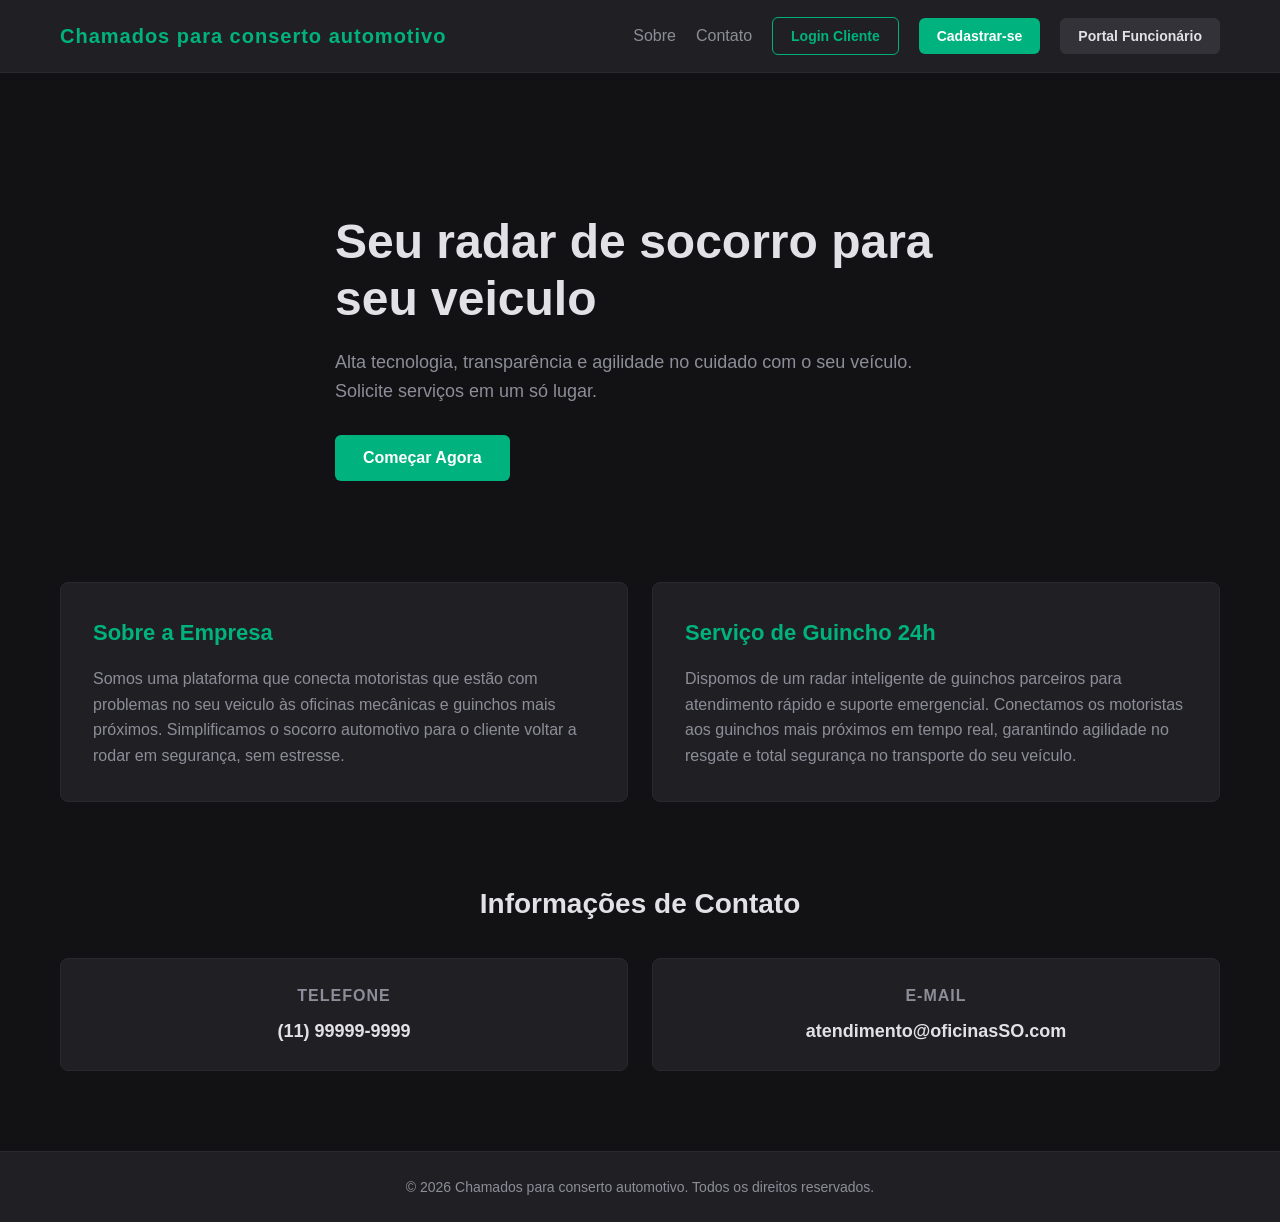
<file: index.html>
<!DOCTYPE html>
<html lang="pt-br">

<head>
    <meta charset="UTF-8">
    <meta name="viewport" content="width=device-width, initial-scale=1.0">
    <title>Chamados para conserto automotivo</title>
    <link rel="stylesheet" href="assets/css/index.css">
</head>

<body>

    <header class="navbar">
        <div class="container nav-container">
            <div class="logo"><span>Chamados para conserto automotivo</span></div>
            <nav class="nav-links">
                <a href="#sobre">Sobre</a>
                <a href="#contato">Contato</a>
                <button onclick="redirecionar('login-cliente')" class="btn btn-outline">Login Cliente</button>
                <button onclick="redirecionar('cadastro-cliente')" class="btn btn-primary">Cadastrar-se</button>
                <button onclick="redirecionar('login-funcionario')" class="btn btn-accent">Portal Funcionário</button>
            </nav>
        </div>
    </header>

    <section class="hero">
        <div class="hero-overlay"></div>
        <div class="container hero-content">
            <h1>Seu radar de socorro para seu veiculo</h1>
            <p>Alta tecnologia, transparência e agilidade no cuidado com o seu veículo. Solicite serviços em um só lugar.</p>
            <div class="hero-actions">
                <button onclick="redirecionar('cadastro-cliente')" class="btn btn-lg btn-primary">Começar Agora</button>
            </div>
        </div>
    </section>

    <main class="container">
        <section id="sobre" class="features-grid">
            <div class="feature-card">
                <h2>Sobre a Empresa</h2>
                <p>Somos uma plataforma que conecta motoristas que estão com problemas no seu veiculo às oficinas mecânicas
                 e guinchos mais próximos. Simplificamos o socorro automotivo para o cliente
                  voltar a rodar em segurança, sem estresse.</p>
            </div>
            <div class="feature-card">
                <h2>Serviço de Guincho 24h</h2>
                <p>Dispomos de um radar inteligente de guinchos parceiros para atendimento rápido e suporte emergencial.
                 Conectamos os motoristas aos guinchos mais próximos em tempo real, garantindo agilidade no resgate e total
                 segurança no transporte do seu veículo.</p>
            </div>
        </section>

        <section id="contato" class="contact-section">
            <h2>Informações de Contato</h2>
            <div class="contact-grid">
                <div class="contact-item">
                    <h3>Telefone</h3>
                    <p>(11) 99999-9999</p>
                </div>
                <div class="contact-item">
                    <h3>E-mail</h3>
                    <p>atendimento@oficinasSO.com</p>
                </div>
                
            </div>
        </section>
    </main>

    <footer class="footer">
        <p>&copy; 2026 Chamados para conserto automotivo. Todos os direitos reservados.</p>
    </footer>

    <script src="assets/js/index.js"></script>
</body>

</html>
</file>
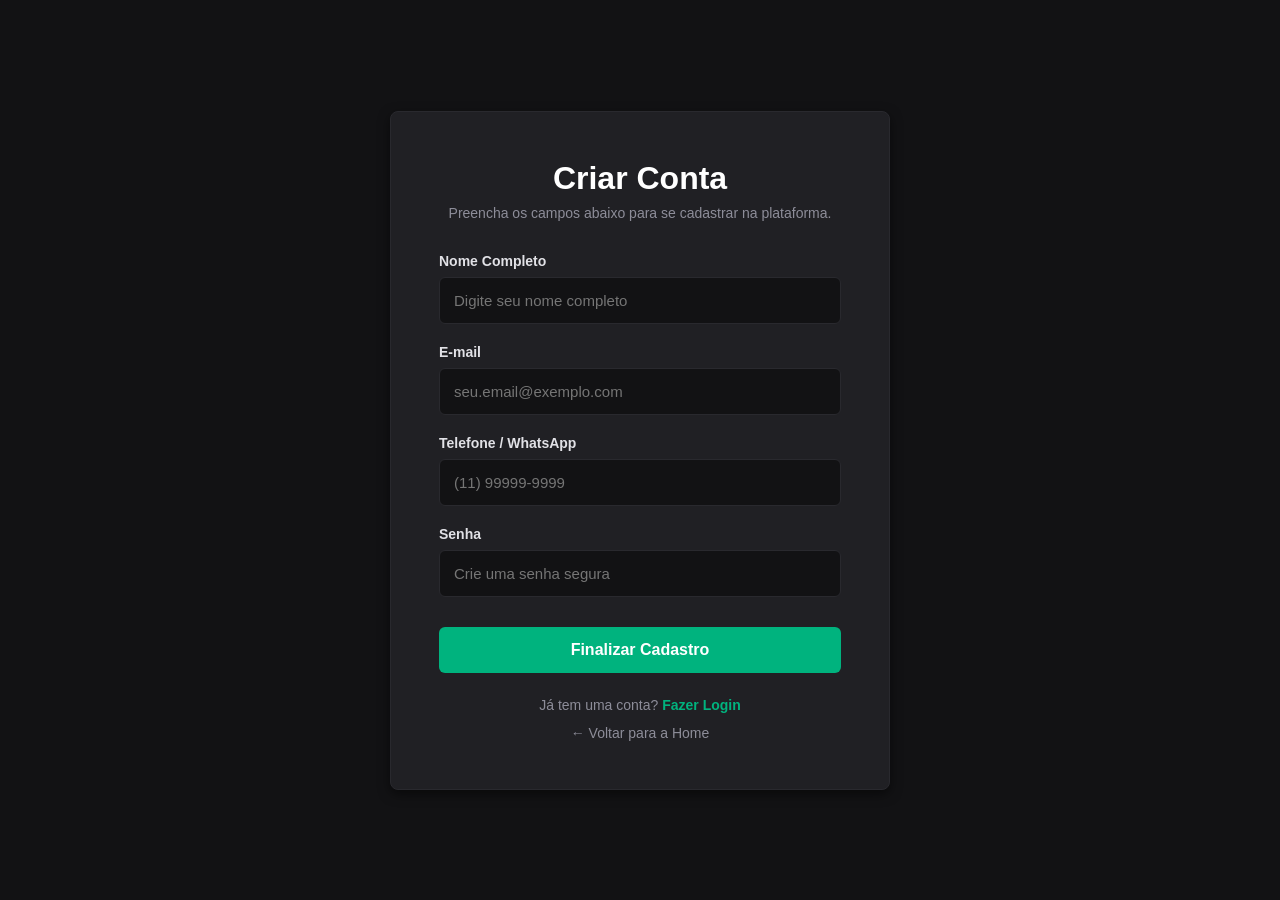
<file: assets/pages/cadastro-cliente.html>
<!DOCTYPE html>
<html lang="pt-br">

<head>
    <meta charset="UTF-8">
    <meta name="viewport" content="width=device-width, initial-scale=1.0">
    <title>Cadastro de Cliente - Oficina</title>
    <link rel="stylesheet" href="../css/cadastro-cliente.css">
</head>

<body>

    <div class="auth-container">
        <div class="auth-card">
            <div class="auth-header">
                <h2>Criar Conta</h2>
                <p>Preencha os campos abaixo para se cadastrar na plataforma.</p>
            </div>

            <form id="formCadastroCliente" class="auth-form">
                <div class="form-group">
                    <label for="nome">Nome Completo</label>
                    <input type="text" id="nome" required placeholder="Digite seu nome completo">
                </div>

                <div class="form-group">
                    <label for="email">E-mail</label>
                    <input type="email" id="email" required placeholder="seu.email@exemplo.com">
                </div>

                <div class="form-group">
                    <label for="telefone">Telefone / WhatsApp</label>
                    <input type="tel" id="telefone" required placeholder="(11) 99999-9999">
                </div>

                <div class="form-group">
                    <label for="senha">Senha</label>
                    <input type="password" id="senha" required placeholder="Crie uma senha segura">
                </div>

                <button type="submit" class="btn btn-primary btn-block">Finalizar Cadastro</button>
            </form>

            <div class="auth-footer">
                <p>Já tem uma conta? <a href="login-cliente.html">Fazer Login</a></p>
                <p><a href="../../index.html" class="back-link">← Voltar para a Home</a></p>
            </div>
        </div>
    </div>

    <script src="../js/cadastro-cliente.js"></script>
</body>

</html>
</file>
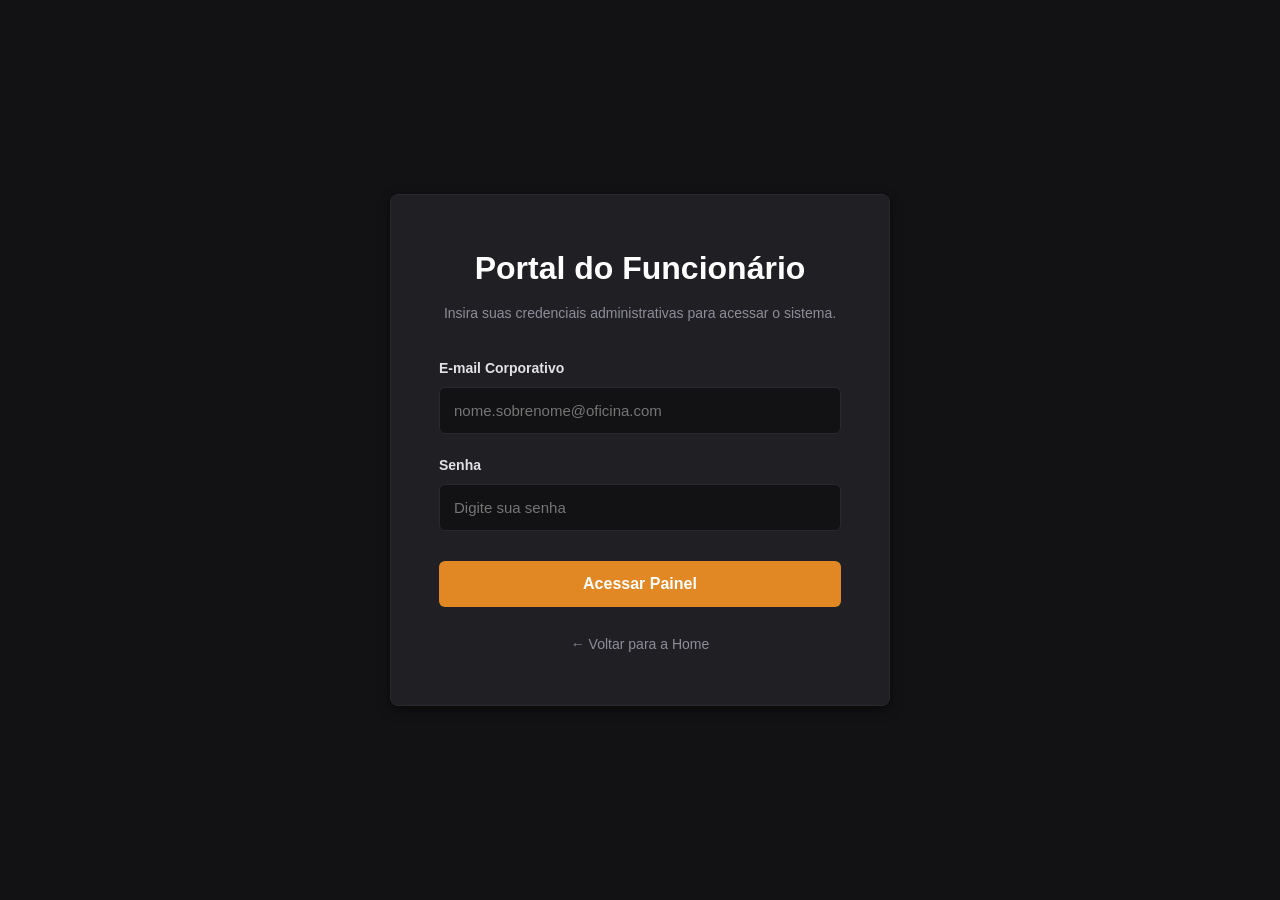
<file: assets/pages/cadastro-funcionario.html>
<!DOCTYPE html>
<html lang="pt-br">

<head>
    <meta charset="UTF-8">
    <meta name="viewport" content="width=device-width, initial-scale=1.0">
    <title>Cadastrar Colaborador - Administração</title>
    <link rel="stylesheet" href="../css/cadastro-funcionario.css">
</head>

<body>

    <div class="auth-container">
        <div class="auth-card">
            <div class="auth-header">
                <h2>Cadastrar Funcionário</h2>
                <p>Adicione um novo membro à equipe da oficina.</p>
            </div>

            <form id="formCadastroFuncionario" class="auth-form">
                <div class="form-group">
                    <label for="nome">Nome Completo</label>
                    <input type="text" id="nome" required placeholder="Digite o nome completo">
                </div>

                <div class="form-group">
                    <label for="email">E-mail Corporativo</label>
                    <input type="email" id="email" required placeholder="exemplo@oficina.com">
                </div>

                <div class="form-group">
                    <label for="cargo">Cargo / Função</label>
                    <select id="cargo" required>
                        <option value="" disabled selected>Selecione uma função</option>
                        <option value="Mecânico">Mecânico</option>
                        <option value="Atendente">Atendente</option>
                        <option value="Administrador">Administrador / Gerente</option>
                    </select>
                </div>

                <div class="form-group">
                    <label for="senha">Senha Inicial</label>
                    <input type="password" id="senha" required placeholder="Crie uma senha temporária">
                </div>

                <button type="submit" class="btn-block">Registrar Funcionário</button>
            </form>

            <div class="auth-footer">
                <p><a href="dashboard-funcionario.html" class="back-link">← Voltar para o Painel</a></p>
            </div>
        </div>
    </div>

    <script src="../js/cadastro-funcionario.js"></script>
</body>

</html>
</file>
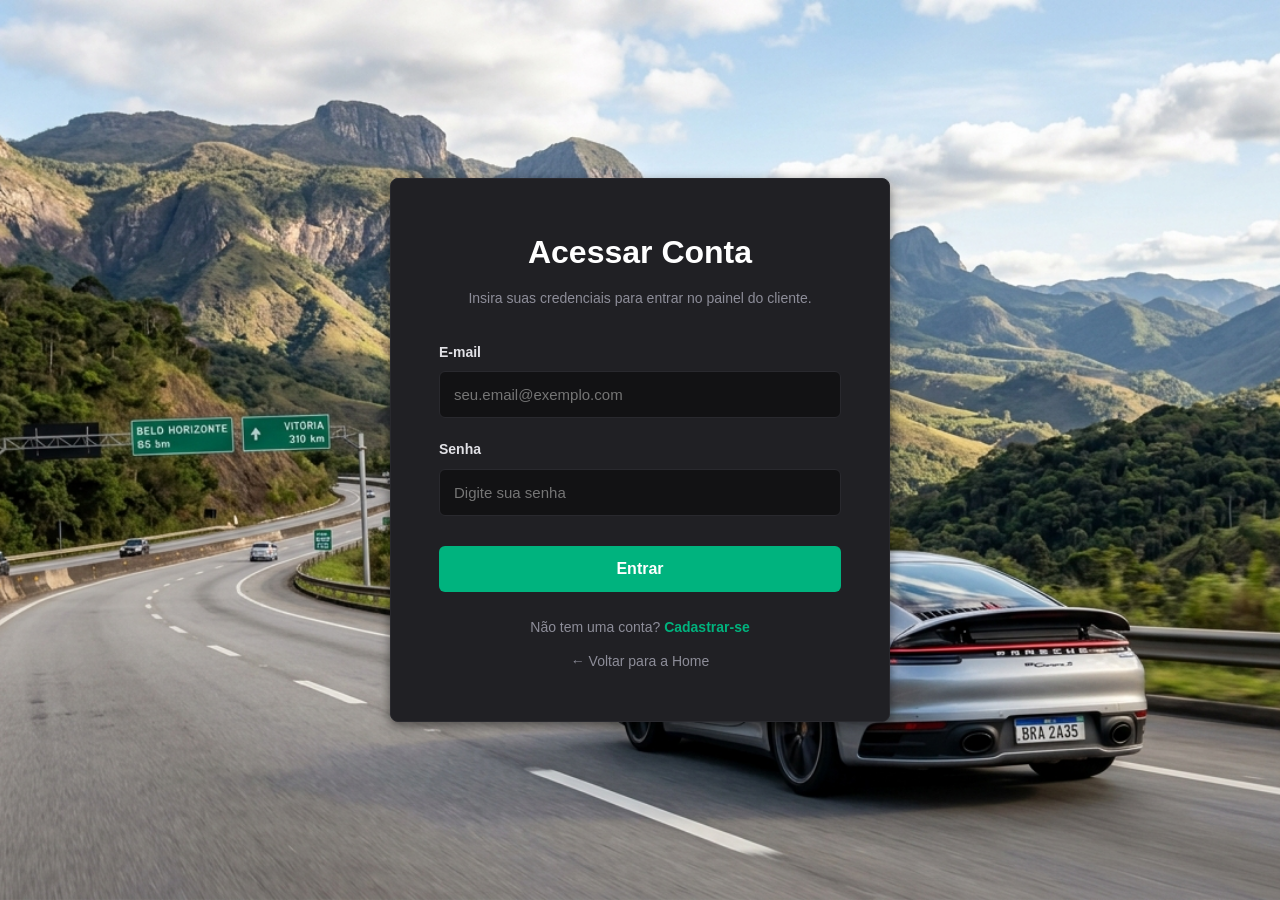
<file: assets/pages/chamados.html>
<!DOCTYPE html>
<html lang="pt-br">

<head>
    <meta charset="UTF-8">
    <meta name="viewport" content="width=device-width, initial-scale=1.0">
    <title>Meus Chamados - Oficina</title>
    <link rel="stylesheet" href="../css/theme.css">
    <link rel="stylesheet" href="../css/veiculos.css">
</head>

<body>

    <nav class="navbar">
        <div class="nav-container">
            <span class="logo">Mecânica<span>PRO</span></span>
            <div class="nav-user">
                <a href="veiculos.html" class="nav-link">Meus Veículos</a>
                <span id="nomeCliente">Carregando...</span>
                <button id="btnSair" class="btn-sair">Sair</button>
            </div>
        </div>
    </nav>

    <main class="main-container">
        <div class="page-header">
            <div>
                <h2>Meus Chamados</h2>
                <p>Acompanhe o status das ordens de serviço dos seus veículos.</p>
            </div>
            <button id="btnAbrirModal" class="btn-primary">+ Abrir Chamado</button>
        </div>

        <div id="gridChamados" class="grid-carros">
            <div class="loading">Buscando seus chamados no sistema...</div>
        </div>
    </main>

    <div id="modalChamado" class="modal-overlay">
        <div class="modal-card">
            <div class="modal-header">
                <h3>Abrir Novo Chamado</h3>
                <button id="btnFecharModal" class="btn-close">&times;</button>
            </div>
            <form id="formAbrirChamado" class="modal-form">
                <div class="form-group">
                    <label for="veiculoSelect">Veículo</label>
                    <select id="veiculoSelect" required>
                        <option value="">Carregando veículos...</option>
                    </select>
                </div>
                <div class="form-group">
                    <label for="titulo">Título do Chamado</label>
                    <input type="text" id="titulo" required placeholder="Ex: Barulho no motor">
                </div>
                <div class="form-group">
                    <label for="descricao">Descrição (opcional)</label>
                    <textarea id="descricao" rows="4" placeholder="Descreva o problema com mais detalhes"></textarea>
                </div>
                <button type="submit" class="btn-block">Abrir Chamado</button>
            </form>
        </div>
    </div>

    <div id="modalEditarChamado" class="modal-overlay">
        <div class="modal-card">
            <div class="modal-header">
                <h3>Editar Chamado</h3>
                <button id="btnFecharModalEditar" class="btn-close">&times;</button>
            </div>
            <form id="formEditarChamado" class="modal-form">
                <input type="hidden" id="editarChamadoId">
                <div class="form-group">
                    <label for="editarTitulo">Título do Chamado</label>
                    <input type="text" id="editarTitulo" required placeholder="Ex: Barulho no motor">
                </div>
                <div class="form-group">
                    <label for="editarDescricao">Descrição (opcional)</label>
                    <textarea id="editarDescricao" rows="4" placeholder="Descreva o problema com mais detalhes"></textarea>
                </div>
                <button type="submit" class="btn-block">Salvar Alterações</button>
            </form>
        </div>
    </div>

    <script src="../js/chamados.js"></script>
</body>

</html>
</file>
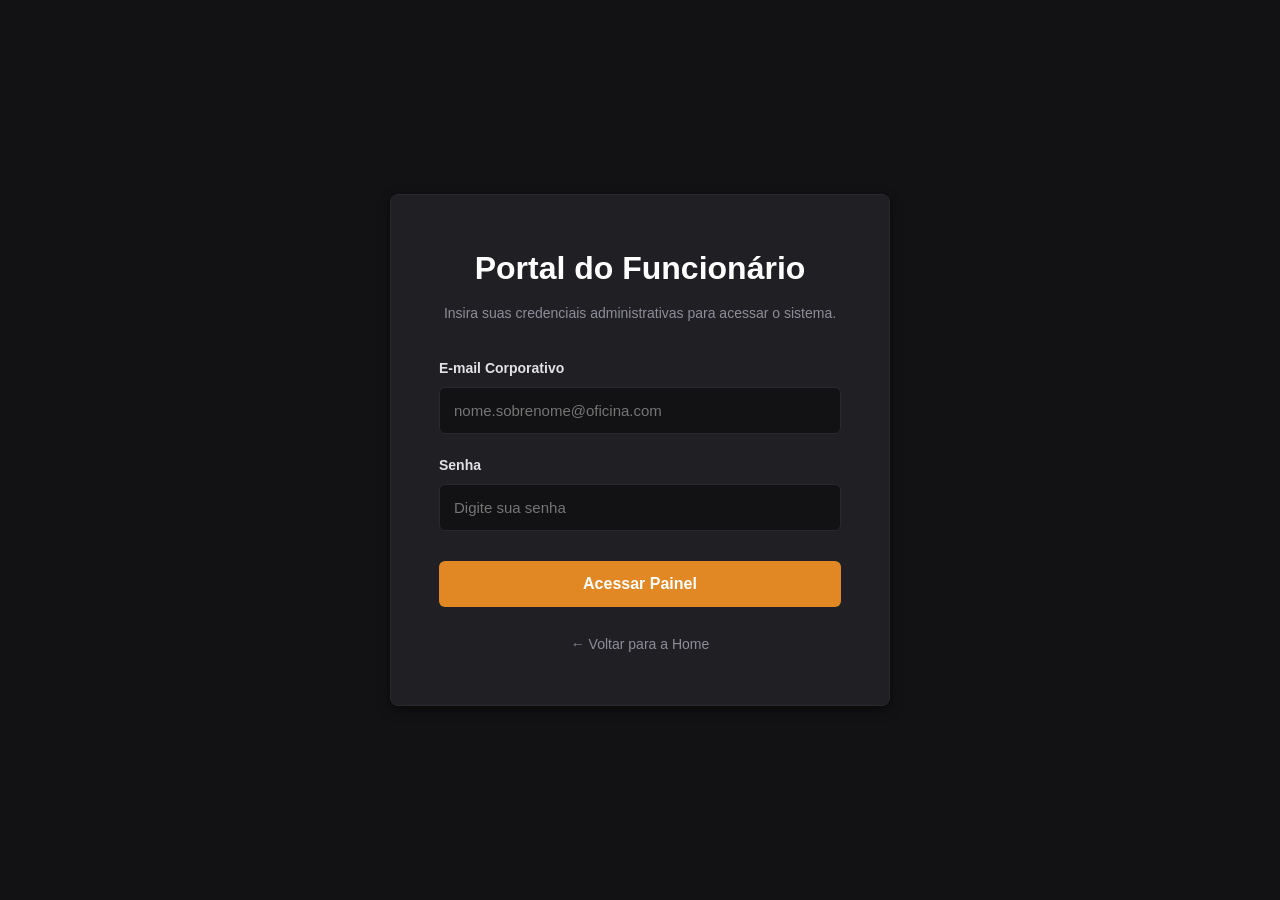
<file: assets/pages/dashboard-funcionario.html>
<!DOCTYPE html>
<html lang="pt-br">

<head>
    <meta charset="UTF-8">
    <meta name="viewport" content="width=device-width, initial-scale=1.0">
    <title>Painel Administrativo - Oficina</title>
    <link rel="stylesheet" href="../css/theme.css">
    <link rel="stylesheet" href="../css/dashboard-funcionario.css">
</head>

<body>

    <nav class="navbar-admin">
        <div class="nav-container">
            <span class="logo">Mecânica<span class="badge-admin">CORP</span></span>
            <div class="nav-links-admin">
                <a href="dashboard-funcionario.html" class="nav-link active">Ordens de Serviço</a>
                <a href="funcionarios.html" id="linkFuncionarios" class="nav-link" style="display: none;">Funcionários</a>
            </div>
            <div class="nav-user">
                <div class="user-info">
                    <span id="nomeFuncionario">Carregando...</span>
                    <small id="cargoFuncionario">Acessando...</small>
                </div>
                <button id="btnSairAdmin" class="btn-sair">Sair do Sistema</button>
            </div>
        </div>
    </nav>

    <main class="main-container">
        <div class="page-header">
            <div>
                <h2>Gerenciamento de Ordens de Serviço</h2>
                <p>Monitore e atualize as ordens de manutenção da oficina em tempo real.</p>
            </div>
            <button id="btnCadastrarFuncionario" class="btn-primary-admin" style="display: none;"
                onclick="window.location.href='cadastro-funcionario.html'">
                + Cadastrar Funcionário
            </button>
        </div>

        <section class="dashboard-content">
            <div class="table-card">
                <h3>Serviços Ativos</h3>
                <div class="responsive-table">
                    <table>
                        <thead>
                            <tr>
                                <th>Ordem de Serviço</th>
                                <th>Cliente</th>
                                <th>Veículo</th>
                                <th>Placa</th>
                                <th>Status</th>
                                <th>Funcionário</th>
                                <th>Ações</th>
                            </tr>
                        </thead>
                        <tbody id="tabelaOrdensServico">
                            <tr>
                                <td colspan="7" class="table-loading">Buscando dados no servidor...</td>
                            </tr>
                        </tbody>
                    </table>
                </div>
            </div>
        </section>
    </main>

    <div id="modalFuncionario" class="modal">
        <div class="modal-content">

            <h3>Atribuir Funcionário</h3>

            <select id="selectFuncionario">
                <option>Carregando...</option>
            </select>

            <div class="modal-buttons">
                <button id="btnSalvarFuncionario" class="btn-primary-admin">
                    Salvar
                </button>

                <button id="btnCancelarFuncionario" class="btn-outline">
                    Cancelar
                </button>
            </div>

        </div>
    </div>

    <div id="modalEditarChamado" class="modal">
        <div class="modal-content">

            <h3>Editar Ordem de Serviço</h3>

            <div class="form-group" style="margin-bottom: 14px;">
                <label for="editarOsTitulo">Título</label>
                <input type="text" id="editarOsTitulo" placeholder="Título do chamado">
            </div>

            <div class="form-group">
                <label for="editarOsDescricao">Descrição</label>
                <textarea id="editarOsDescricao" rows="4" placeholder="Descrição do chamado"></textarea>
            </div>

            <div class="modal-buttons">
                <button id="btnSalvarEdicaoOs" class="btn-primary-admin">
                    Salvar
                </button>

                <button id="btnCancelarEdicaoOs" class="btn-outline">
                    Cancelar
                </button>
            </div>

        </div>
    </div>

    <script src="../js/dashboard-funcionario.js"></script>
</body>

</html>
</file>
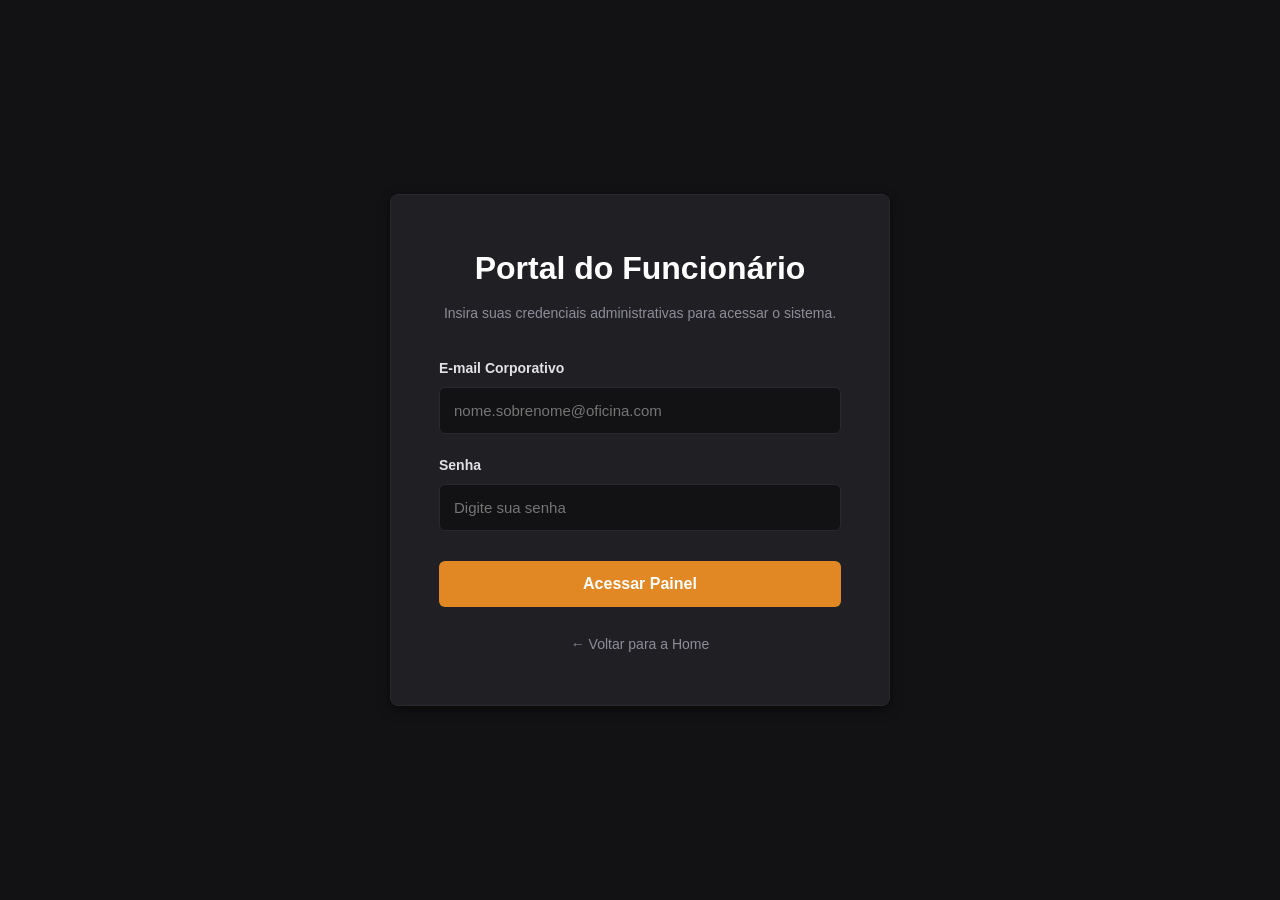
<file: assets/pages/funcionarios.html>
<!DOCTYPE html>
<html lang="pt-br">

<head>
    <meta charset="UTF-8">
    <meta name="viewport" content="width=device-width, initial-scale=1.0">
    <title>Gerenciar Funcionários - Oficina</title>
    <link rel="stylesheet" href="../css/theme.css">
    <link rel="stylesheet" href="../css/dashboard-funcionario.css">
</head>

<body>

    <nav class="navbar-admin">
        <div class="nav-container">
            <span class="logo">Mecânica<span class="badge-admin">CORP</span></span>
            <div class="nav-links-admin">
                <a href="dashboard-funcionario.html" class="nav-link">Ordens de Serviço</a>
                <a href="funcionarios.html" class="nav-link active">Funcionários</a>
            </div>
            <div class="nav-user">
                <div class="user-info">
                    <span id="nomeFuncionario">Carregando...</span>
                    <small id="cargoFuncionario">Acessando...</small>
                </div>
                <button id="btnSairAdmin" class="btn-sair">Sair do Sistema</button>
            </div>
        </div>
    </nav>

    <main class="main-container">
        <div class="page-header">
            <div>
                <h2>Gerenciamento de Funcionários</h2>
                <p>Cadastre, edite e remova os colaboradores com acesso ao sistema.</p>
            </div>
            <button class="btn-primary-admin" onclick="window.location.href='cadastro-funcionario.html'">
                + Cadastrar Funcionário
            </button>
        </div>

        <div id="gridFuncionarios" class="grid-funcionarios">
            <div class="empty-state">Buscando funcionários no sistema...</div>
        </div>
    </main>

    <div id="modalEditarFuncionario" class="modal-overlay">
        <div class="modal-card">
            <div class="modal-header">
                <h3>Editar Funcionário</h3>
                <button id="btnFecharModalEditar" class="btn-close">&times;</button>
            </div>
            <form id="formEditarFuncionario" class="modal-form">
                <input type="hidden" id="editarFuncionarioId">
                <div class="form-group">
                    <label for="editarNome">Nome Completo</label>
                    <input type="text" id="editarNome" required placeholder="Digite o nome completo">
                </div>
                <div class="form-group">
                    <label for="editarEmail">E-mail Corporativo</label>
                    <input type="email" id="editarEmail" required placeholder="exemplo@oficina.com">
                </div>
                <div class="form-group">
                    <label for="editarCargo">Cargo / Função</label>
                    <select id="editarCargo" required>
                        <option value="Mecânico">Mecânico</option>
                        <option value="Atendente">Atendente</option>
                        <option value="Administrador">Administrador / Gerente</option>
                    </select>
                </div>
                <div class="form-group">
                    <label for="editarSenha">Nova Senha</label>
                    <input type="password" id="editarSenha" placeholder="Deixe em branco para manter a senha atual">
                    <span class="form-hint">Preencha apenas se quiser redefinir a senha deste funcionário.</span>
                </div>
                <button type="submit" class="btn-block">Salvar Alterações</button>
            </form>
        </div>
    </div>

    <script src="../js/funcionarios.js"></script>
</body>

</html>
</file>
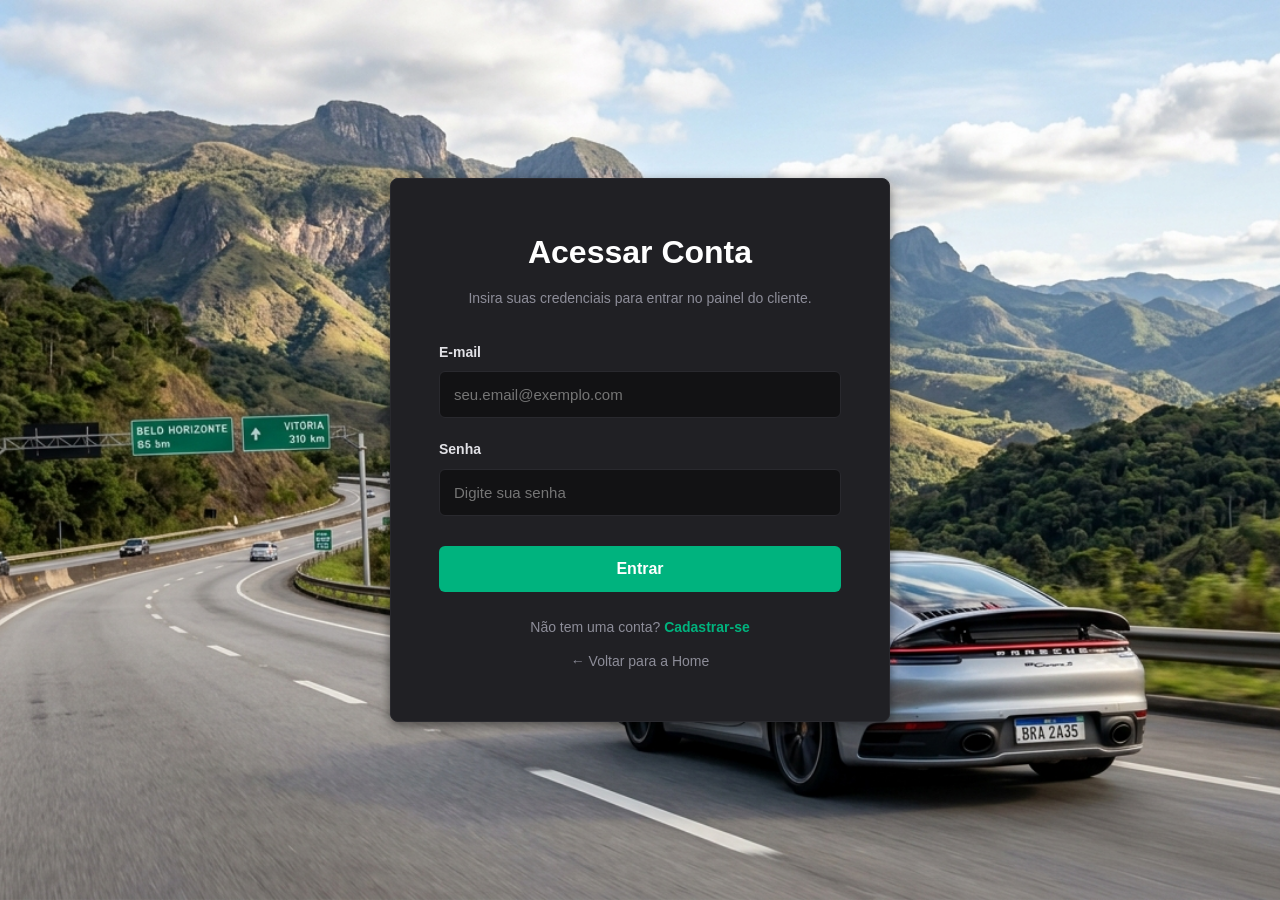
<file: assets/pages/login-cliente.html>
<!DOCTYPE html>
<html lang="pt-br">

<head>
    <meta charset="UTF-8">
    <meta name="viewport" content="width=device-width, initial-scale=1.0">
    <title>Login - Oficina Mecânica</title>
    <link rel="stylesheet" href="../css/login-cliente.css">
</head>

<body>

    <div class="auth-container">
        <div class="auth-card">
            <div class="auth-header">
                <h2>Acessar Conta</h2>
                <p>Insira suas credenciais para entrar no painel do cliente.</p>
            </div>

            <form id="formLoginCliente" class="auth-form">
                <div class="form-group">
                    <label for="email">E-mail</label>
                    <input type="email" id="email" required placeholder="seu.email@exemplo.com">
                </div>

                <div class="form-group">
                    <label for="senha">Senha</label>
                    <input type="password" id="senha" required placeholder="Digite sua senha">
                </div>

                <button type="submit" class="btn btn-primary btn-block">Entrar</button>
            </form>

            <div class="auth-footer">
                <p>Não tem uma conta? <a href="cadastro-cliente.html">Cadastrar-se</a></p>
                <p><a href="../../index.html" class="back-link">← Voltar para a Home</a></p>
            </div>
        </div>
    </div>

    <script src="../js/login-cliente.js"></script>
</body>

</html>
</file>
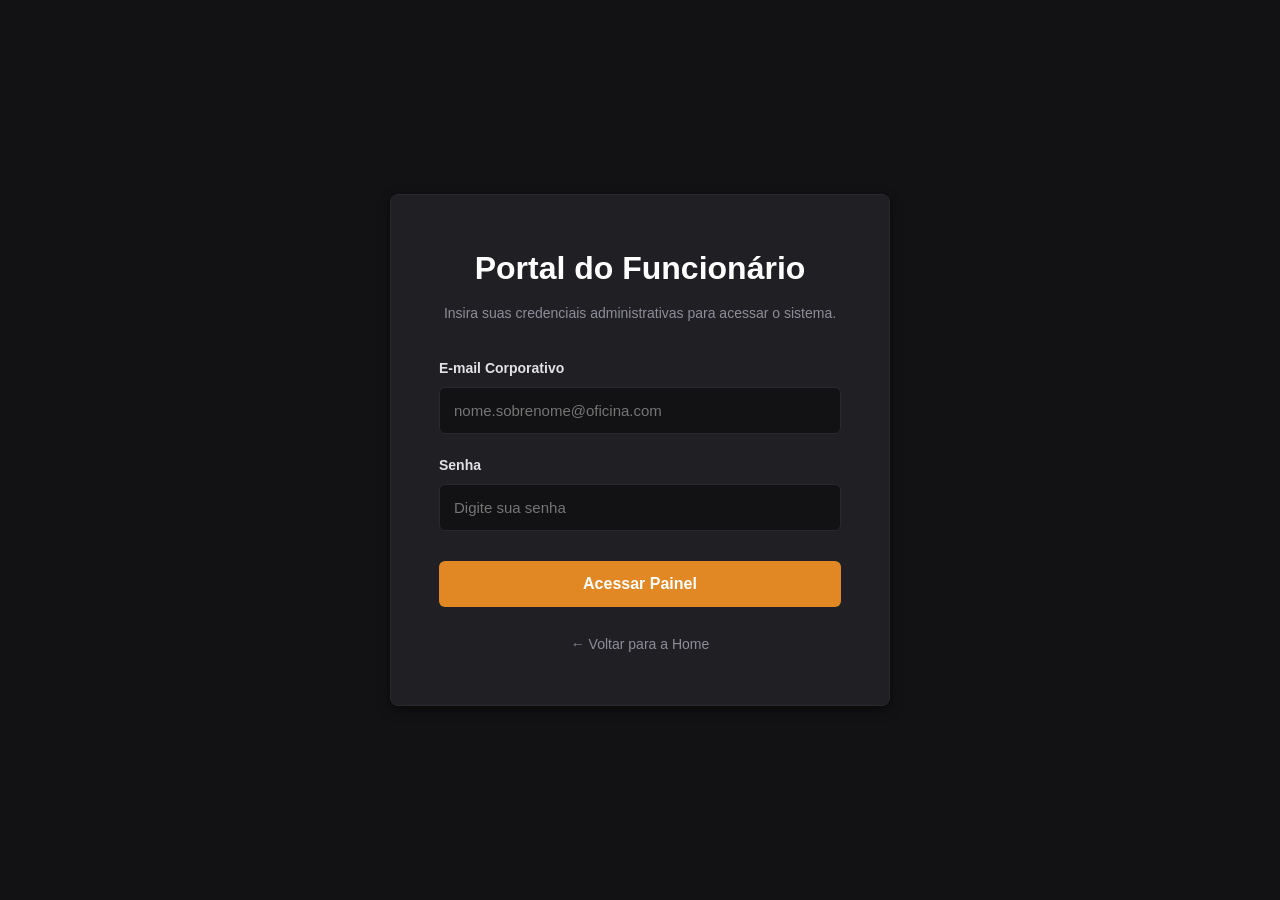
<file: assets/pages/login-funcionario.html>
<!DOCTYPE html>
<html lang="pt-br">

<head>
    <meta charset="UTF-8">
    <meta name="viewport" content="width=device-width, initial-scale=1.0">
    <title>Portal do Funcionário - Oficina</title>
    <link rel="stylesheet" href="../css/login-funcionario.css">
</head>

<body>

    <div class="auth-container">
        <div class="auth-card">
            <div class="auth-header">
                <h2>Portal do Funcionário</h2>
                <p>Insira suas credenciais administrativas para acessar o sistema.</p>
            </div>

            <form id="formLoginFuncionario" class="auth-form">
                <div class="form-group">
                    <label for="email">E-mail Corporativo</label>
                    <input type="email" id="email" required placeholder="nome.sobrenome@oficina.com">
                </div>

                <div class="form-group">
                    <label for="senha">Senha</label>
                    <input type="password" id="senha" required placeholder="Digite sua senha">
                </div>

                <button type="submit" class="btn-block">Acessar Painel</button>
            </form>

            <div class="auth-footer">
                <p><a href="../../index.html" class="back-link">← Voltar para a Home</a></p>
            </div>
        </div>
    </div>

    <script src="../js/login-funcionario.js"></script>
</body>

</html>
</file>
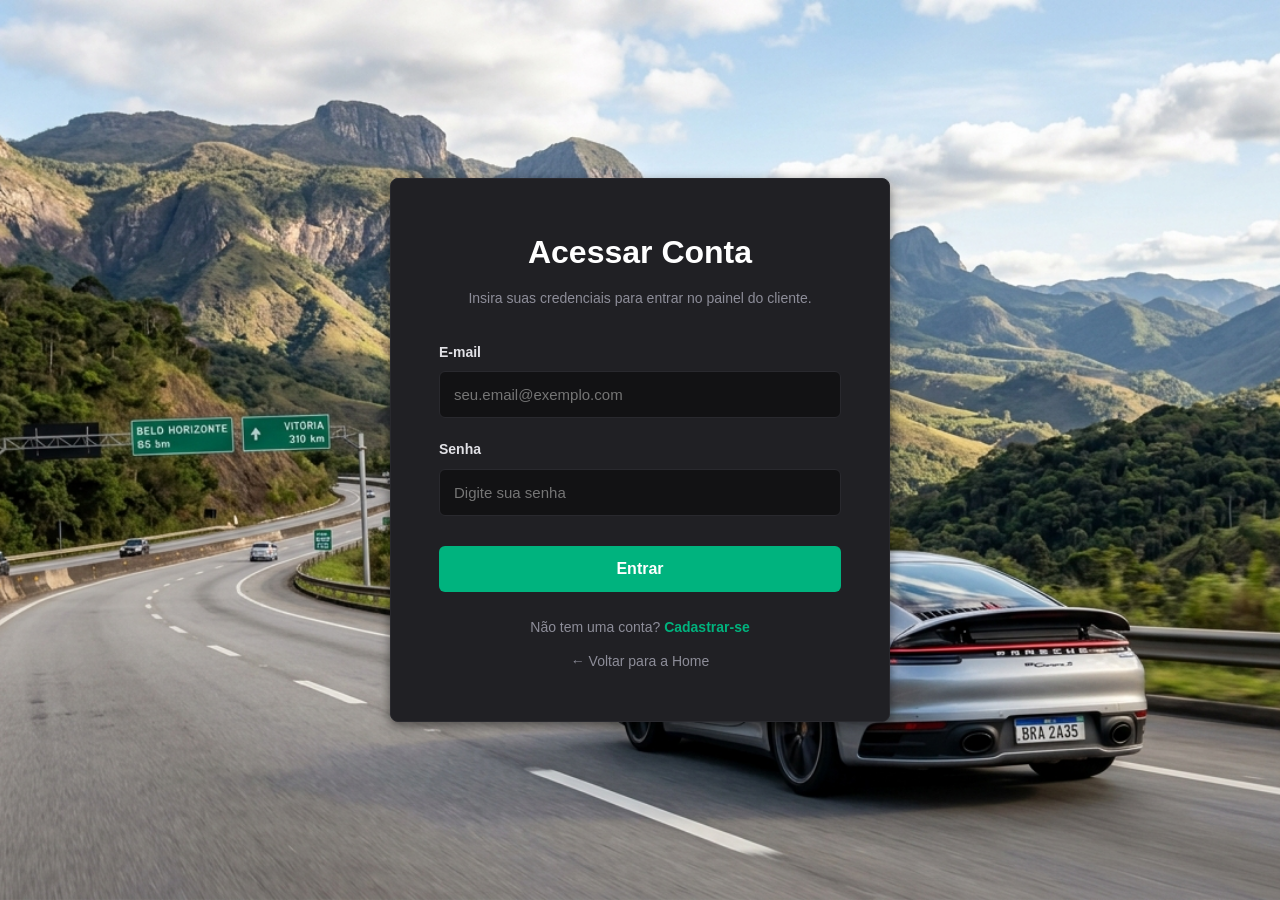
<file: assets/pages/veiculos.html>
<!DOCTYPE html>
<html lang="pt-br">

<head>
    <meta charset="UTF-8">
    <meta name="viewport" content="width=device-width, initial-scale=1.0">
    <title>Meus Veículos - Oficina</title>
    <link rel="stylesheet" href="../css/theme.css">
    <link rel="stylesheet" href="../css/veiculos.css">
</head>

<body>

    <nav class="navbar">
        <div class="nav-container">
            <span class="logo">Mecânica<span>PRO</span></span>
            <div class="nav-user">
                <a href="chamados.html" class="nav-link">Meus Chamados</a>
                <span id="nomeCliente">Carregando...</span>
                <button id="btnSair" class="btn-sair">Sair</button>
            </div>
        </div>
    </nav>

    <main class="main-container">
        <div class="page-header">
            <div>
                <h2>Meus Veículos</h2>
                <p>Gerencie os carros cadastrados na nossa oficina.</p>
            </div>
            <button id="btnAbrirModal" class="btn-primary">+ Cadastrar Veiculos</button>
        </div>

        <div id="gridCarros" class="grid-carros">
            <div class="loading">Buscando seus veículos no sistema...</div>
        </div>
    </main>

    <div id="modalCarro" class="modal-overlay">
        <div class="modal-card">
            <div class="modal-header">
                <h3>Cadastrar Novo Veículo</h3>
                <button id="btnFecharModal" class="btn-close">&times;</button>
            </div>
            <form id="formCadastroCarro" class="modal-form">
                <div class="form-group">
                    <label for="marca">Marca</label>
                    <input type="text" id="marca" required placeholder="Ex: Chevrolet, Volkswagen">
                </div>
                <div class="form-group">
                    <label for="modelo">Modelo</label>
                    <input type="text" id="modelo" required placeholder="Ex: Onix, Gol">
                </div>
                <div class="form-group">
                    <label for="ano">Ano</label>
                    <input type="number" id="ano" required placeholder="Ex: 2022" min="1900" max="2027">
                </div>
                <div class="form-group">
                    <label for="placa">Placa</label>
                    <input type="text" id="placa" required placeholder="Ex: ABC1D23" maxlength="7">
                </div>
                <button type="submit" class="btn-block">Salvar Veículo</button>
            </form>
        </div>
    </div>

    <div id="modalEditarCarro" class="modal-overlay">
        <div class="modal-card">
            <div class="modal-header">
                <h3>Editar Veículo</h3>
                <button id="btnFecharModalEditar" class="btn-close">&times;</button>
            </div>
            <form id="formEditarCarro" class="modal-form">
                <input type="hidden" id="editarVeiculoId">
                <div class="form-group">
                    <label for="editarMarca">Marca</label>
                    <input type="text" id="editarMarca" required placeholder="Ex: Chevrolet, Volkswagen">
                </div>
                <div class="form-group">
                    <label for="editarModelo">Modelo</label>
                    <input type="text" id="editarModelo" required placeholder="Ex: Onix, Gol">
                </div>
                <div class="form-group">
                    <label for="editarAno">Ano</label>
                    <input type="number" id="editarAno" required placeholder="Ex: 2022" min="1900" max="2027">
                </div>
                <div class="form-group">
                    <label for="editarPlaca">Placa</label>
                    <input type="text" id="editarPlaca" required placeholder="Ex: ABC1D23" maxlength="7">
                </div>
                <button type="submit" class="btn-block">Salvar Alterações</button>
            </form>
        </div>
    </div>

    <script src="../js/veiculos.js"></script>
</body>

</html>
</file>
<file: assets/css/index.css>
:root {
    --bg-main: #121214;
    --bg-surface: #202024;
    --primary: #00b37e;
    --primary-hover: #00875f;
    --accent: #e1e1e6;
    --text-main: #e1e1e6;
    --text-muted: #8d8d99;
}

* {
    margin: 0;
    padding: 0;
    box-sizing: border-box;
}

body {
    background-color: var(--bg-main);
    color: var(--text-main);
    font-family: 'Segoe UI', Tahoma, Geneva, Verdana, sans-serif;
    line-height: 1.6;
}

.container {
    max-width: 1200px;
    margin: 0 auto;
    padding: 0 20px;
}

.navbar {
    background-color: var(--bg-surface);
    border-bottom: 1px solid #29292e;
    position: fixed;
    width: 100%;
    top: 0;
    z-index: 1000;
}

.nav-container {
    height: 72px;
    display: flex;
    justify-content: space-between;
    align-items: center;
}

.logo {
    font-weight: 800;
    font-size: 20px;
    letter-spacing: 1px;
}

.logo span {
    color: var(--primary);
}

.nav-links {
    display: flex;
    align-items: center;
    gap: 20px;
}

.nav-links a {
    color: var(--text-muted);
    text-decoration: none;
    font-weight: 500;
    transition: color 0.2s;
}

.nav-links a:hover {
    color: var(--text-main);
}

.btn {
    border: none;
    padding: 10px 18px;
    font-size: 14px;
    font-weight: 600;
    border-radius: 6px;
    cursor: pointer;
    transition: background-color 0.2s, transform 0.1s;
}

.btn:active {
    transform: scale(0.98);
}

.btn-primary {
    background-color: var(--primary);
    color: #fff;
}

.btn-primary:hover {
    background-color: var(--primary-hover);
}

.btn-outline {
    background-color: transparent;
    border: 1px solid var(--primary);
    color: var(--primary);
}

.btn-outline:hover {
    background-color: rgba(0, 179, 126, 0.1);
}

.btn-accent {
    background-color: #323238;
    color: var(--accent);
}

.btn-accent:hover {
    background-color: #41414a;
}

.btn-lg {
    padding: 14px 28px;
    font-size: 16px;
}

.hero {
    position: relative;
    background: url('https://images.unsplash.com/photo-1616788494707-ec28f08d05a1?q=80&w=1920') no-repeat center center/cover;
    height: 550px;
    display: flex;
    align-items: center;
    margin-top: 72px;
}

.hero-overlay {
    position: absolute;
    top: 0;
    left: 0;
    width: 100%;
    height: 100%;
    background: linear-gradient(rgba(18, 18, 20, 0.8), var(--bg-main));
}

.hero-content {
    position: relative;
    z-index: 10;
    max-width: 650px;
}

.hero-content h1 {
    font-size: 48px;
    font-weight: 800;
    line-height: 1.2;
    margin-bottom: 20px;
}

.hero-content p {
    font-size: 18px;
    color: var(--text-muted);
    margin-bottom: 30px;
}

.features-grid {
    display: grid;
    grid-template-columns: 1fr 1fr;
    gap: 24px;
    margin-top: -40px;
    position: relative;
    z-index: 20;
}

.feature-card {
    background-color: var(--bg-surface);
    border: 1px solid #29292e;
    border-radius: 8px;
    padding: 32px;
}

.feature-card h2 {
    font-size: 22px;
    margin-bottom: 16px;
    color: var(--primary);
}

.feature-card p {
    color: var(--text-muted);
}

.contact-section {
    margin: 80px 0;
}

.contact-section h2 {
    font-size: 28px;
    margin-bottom: 32px;
    text-align: center;
}

.contact-grid {
    display: grid;
    grid-template-columns: repeat(2, 1fr);
    gap: 24px;
}

.contact-item {
    background-color: var(--bg-surface);
    border: 1px solid #29292e;
    border-radius: 8px;
    padding: 24px;
    text-align: center;
}

.contact-item h3 {
    font-size: 16px;
    color: var(--text-muted);
    margin-bottom: 8px;
    text-transform: uppercase;
    letter-spacing: 1px;
}

.contact-item p {
    font-size: 18px;
    font-weight: 600;
}

.footer {
    background-color: var(--bg-surface);
    border-top: 1px solid #29292e;
    padding: 24px 0;
    text-align: center;
    color: var(--text-muted);
    font-size: 14px;
}

@media (max-width: 768px) {
    .nav-links { display: none; }
    .features-grid { grid-template-columns: 1fr; margin-top: 20px; }
    .contact-grid { grid-template-columns: 1fr; }
    .hero-content h1 { font-size: 36px; }
}

/* ============================================
   MOBILE FIRST — este é o padrão que já existe
      (funciona em qualquer tamanho de tela)
         ============================================ */

         /* TABLET — telas a partir de 768px (iPads, tablets) */
         @media (min-width: 768px) {
             .auth-card {
                     max-width: 480px;
                             padding: 48px;
                                 }

                                     .auth-header h2 {
                                             font-size: 32px;
                                                 }
                                                 }

                                                 /* NOTEBOOK/DESKTOP PEQUENO — a partir de 1024px */
                                                 @media (min-width: 1024px) {
                                                     .auth-card {
                                                             max-width: 500px;
                                                                 }
                                                                 }

                                                                 /* DESKTOP GRANDE — a partir de 1440px */
                                                                 @media (min-width: 1440px) {
                                                                     .auth-card {
                                                                             max-width: 550px;
                                                                                 }
                                                                                 }

                                                                                 /* ============================================
                                                                                    CELULAR PEQUENO — até 480px (ajustes extras)
                                                                                       ============================================ */
                                                                                       @media (max-width: 480px) {
                                                                                           .auth-container {
                                                                                                   padding: 16px;
                                                                                                       }

                                                                                                           .auth-card {
                                                                                                                   padding: 24px;
                                                                                                                           border-radius: 6px;
                                                                                                                               }

                                                                                                                                   .auth-header h2 {
                                                                                                                                           font-size: 22px;
                                                                                                                                               }

                                                                                                                                                   .auth-header p {
                                                                                                                                                           font-size: 13px;
                                                                                                                                                               }

                                                                                                                                                                   .form-group input {
                                                                                                                                                                           padding: 12px;
                                                                                                                                                                                   font-size: 14px;
                                                                                                                                                                                       }

                                                                                                                                                                                           .btn-block {
                                                                                                                                                                                                   padding: 12px;
                                                                                                                                                                                                           font-size: 14px;
                                                                                                                                                                                                               }
                                                                                                                                                                                                               }
</file>
<file: assets/css/cadastro-cliente.css>
* {
    margin: 0;
    padding: 0;
    box-sizing: border-box;
}

body {
    background-color: #121214;
    overflow-x: hidden; 
}

.auth-container {
    min-height: 100vh;
    display: flex;
    justify-content: center;
    align-items: center;
    padding: 40px 20px; 
    background-color: #121214;
}

.auth-container {
    min-height: 100vh;
    display: flex;
    justify-content: center;
    align-items: center;
    padding: 20px;
    background-color: #121214;
}

.auth-card {
    background-color: #202024;
    border: 1px solid #29292e;
    border-radius: 8px;
    width: 100%;
    max-width: 450px;
    padding: 40px;
    box-shadow: 0 4px 12px rgba(0, 0, 0, 0.5);
}

.auth-header {
    text-align: center;
    margin-bottom: 32px;
}

.auth-header h2 {
    font-size: 28px;
    font-weight: 700;
    color: #ffffff;
    margin-bottom: 8px;
    font-family: sans-serif;
}

.auth-header p {
    color: #8d8d99;
    font-size: 14px;
    font-family: sans-serif;
}

.auth-form {
    display: flex;
    flex-direction: column;
    gap: 20px;
}

.form-group {
    display: flex;
    flex-direction: column;
    gap: 8px;
}

.form-group label {
    font-size: 14px;
    font-weight: 600;
    color: #e1e1e6;
    font-family: sans-serif;
}

.form-group input {
    background-color: #121214;
    border: 1px solid #29292e;
    border-radius: 6px;
    padding: 14px;
    color: #ffffff;
    font-size: 15px;
    outline: none;
    transition: border-color 0.2s;
}

.form-group input:focus {
    border-color: #00b37e;
}

.btn-block {
    width: 100%;
    padding: 14px;
    font-size: 16px;
    margin-top: 10px;
    background-color: #00b37e;
    color: #ffffff;
    border: none;
    border-radius: 6px;
    font-weight: bold;
    cursor: pointer;
    transition: background-color 0.2s;
}

.btn-block:hover {
    background-color: #00875f;
}

.auth-footer {
    text-align: center;
    margin-top: 24px;
    display: flex;
    flex-direction: column;
    gap: 12px;
    font-size: 14px;
    font-family: sans-serif;
}

.auth-footer p {
    color: #8d8d99;
}

.auth-footer a {
    color: #00b37e;
    text-decoration: none;
    font-weight: 600;
}

.auth-footer a:hover {
    color: #00875f;
}

.auth-footer .back-link {
    color: #8d8d99;
    font-weight: 400;
}

.auth-footer .back-link:hover {
    color: #e1e1e6;
}

/* ============================================
   MOBILE FIRST — este é o padrão que já existe
      (funciona em qualquer tamanho de tela)
         ============================================ */

         /* TABLET — telas a partir de 768px (iPads, tablets) */
         @media (min-width: 768px) {
             .auth-card {
                     max-width: 480px;
                             padding: 48px;
                                 }

                                     .auth-header h2 {
                                             font-size: 32px;
                                                 }
                                                 }

                                                 /* NOTEBOOK/DESKTOP PEQUENO — a partir de 1024px */
                                                 @media (min-width: 1024px) {
                                                     .auth-card {
                                                             max-width: 500px;
                                                                 }
                                                                 }

                                                                 /* DESKTOP GRANDE — a partir de 1440px */
                                                                 @media (min-width: 1440px) {
                                                                     .auth-card {
                                                                             max-width: 550px;
                                                                                 }
                                                                                 }

                                                                                 /* ============================================
                                                                                    CELULAR PEQUENO — até 480px (ajustes extras)
                                                                                       ============================================ */
                                                                                       @media (max-width: 480px) {
                                                                                           .auth-container {
                                                                                                   padding: 16px;
                                                                                                       }

                                                                                                           .auth-card {
                                                                                                                   padding: 24px;
                                                                                                                           border-radius: 6px;
                                                                                                                               }

                                                                                                                                   .auth-header h2 {
                                                                                                                                           font-size: 22px;
                                                                                                                                               }

                                                                                                                                                   .auth-header p {
                                                                                                                                                           font-size: 13px;
                                                                                                                                                               }

                                                                                                                                                                   .form-group input {
                                                                                                                                                                           padding: 12px;
                                                                                                                                                                                   font-size: 14px;
                                                                                                                                                                                       }

                                                                                                                                                                                           .btn-block {
                                                                                                                                                                                                   padding: 12px;
                                                                                                                                                                                                           font-size: 14px;
                                                                                                                                                                                                               }
                                                                                                                                                                                                               }/* ============================================
                                                                                                                                                                                                                  MOBILE FIRST — este é o padrão que já existe
                                                                                                                                                                                                                     (funciona em qualquer tamanho de tela)
                                                                                                                                                                                                                        ============================================ */

                                                                                                                                                                                                                        /* TABLET — telas a partir de 768px (iPads, tablets) */
                                                                                                                                                                                                                        @media (min-width: 768px) {
                                                                                                                                                                                                                            .auth-card {
                                                                                                                                                                                                                                    max-width: 480px;
                                                                                                                                                                                                                                            padding: 48px;
                                                                                                                                                                                                                                                }

                                                                                                                                                                                                                                                    .auth-header h2 {
                                                                                                                                                                                                                                                            font-size: 32px;
                                                                                                                                                                                                                                                                }
                                                                                                                                                                                                                                                                }

                                                                                                                                                                                                                                                                /* NOTEBOOK/DESKTOP PEQUENO — a partir de 1024px */
                                                                                                                                                                                                                                                                @media (min-width: 1024px) {
                                                                                                                                                                                                                                                                    .auth-card {
                                                                                                                                                                                                                                                                            max-width: 500px;
                                                                                                                                                                                                                                                                                }
                                                                                                                                                                                                                                                                                }

                                                                                                                                                                                                                                                                                /* DESKTOP GRANDE — a partir de 1440px */
                                                                                                                                                                                                                                                                                @media (min-width: 1440px) {
                                                                                                                                                                                                                                                                                    .auth-card {
                                                                                                                                                                                                                                                                                            max-width: 550px;
                                                                                                                                                                                                                                                                                                }
                                                                                                                                                                                                                                                                                                }

                                                                                                                                                                                                                                                                                                /* ============================================
                                                                                                                                                                                                                                                                                                   CELULAR PEQUENO — até 480px (ajustes extras)
                                                                                                                                                                                                                                                                                                      ============================================ */
                                                                                                                                                                                                                                                                                                      @media (max-width: 480px) {
                                                                                                                                                                                                                                                                                                          .auth-container {
                                                                                                                                                                                                                                                                                                                  padding: 16px;
                                                                                                                                                                                                                                                                                                                      }

                                                                                                                                                                                                                                                                                                                          .auth-card {
                                                                                                                                                                                                                                                                                                                                  padding: 24px;
                                                                                                                                                                                                                                                                                                                                          border-radius: 6px;
                                                                                                                                                                                                                                                                                                                                              }

                                                                                                                                                                                                                                                                                                                                                  .auth-header h2 {
                                                                                                                                                                                                                                                                                                                                                          font-size: 22px;
                                                                                                                                                                                                                                                                                                                                                              }

                                                                                                                                                                                                                                                                                                                                                                  .auth-header p {
                                                                                                                                                                                                                                                                                                                                                                          font-size: 13px;
                                                                                                                                                                                                                                                                                                                                                                              }

                                                                                                                                                                                                                                                                                                                                                                                  .form-group input {
                                                                                                                                                                                                                                                                                                                                                                                          padding: 12px;
                                                                                                                                                                                                                                                                                                                                                                                                  font-size: 14px;
                                                                                                                                                                                                                                                                                                                                                                                                      }

                                                                                                                                                                                                                                                                                                                                                                                                          .btn-block {
                                                                                                                                                                                                                                                                                                                                                                                                                  padding: 12px;
                                                                                                                                                                                                                                                                                                                                                                                                                          font-size: 14px;
                                                                                                                                                                                                                                                                                                                                                                                                                              }
                                                                                                                                                                                                                                                                                                                                                                                                                              }
</file>
<file: assets/css/cadastro-funcionario.css>
* {
    margin: 0;
    padding: 0;
    box-sizing: border-box;
}

body {
    background-color: #121214;
    color: #e1e1e6;
    font-family: 'Segoe UI', Tahoma, Geneva, Verdana, sans-serif;
    overflow-x: hidden;
}

.auth-container {
    min-height: 100vh;
    display: flex;
    justify-content: center;
    align-items: center;
    padding: 40px 20px;
}

.auth-card {
    background-color: #202024;
    border: 1px solid #29292e;
    border-radius: 8px;
    width: 100%;
    max-width: 480px;
    padding: 40px;
    box-shadow: 0 4px 12px rgba(0, 0, 0, 0.5);
}

.auth-header {
    text-align: center;
    margin-bottom: 32px;
}

.auth-header h2 {
    font-size: 26px;
    font-weight: 700;
    color: #ffffff;
    margin-bottom: 8px;
}

.auth-header p {
    color: #8d8d99;
    font-size: 14px;
}

.auth-form {
    display: flex;
    flex-direction: column;
    gap: 20px;
}

.form-group {
    display: flex;
    flex-direction: column;
    gap: 8px;
}

.form-group label {
    font-size: 14px;
    font-weight: 600;
    color: #e1e1e6;
}

.form-group input, .form-group select {
    background-color: #121214;
    border: 1px solid #29292e;
    border-radius: 6px;
    padding: 14px;
    color: #ffffff;
    font-size: 15px;
    outline: none;
    transition: border-color 0.2s;
    width: 100%;
}

.form-group select {
    cursor: pointer;
    appearance: none; /* Remove seta padrão do navegador em alguns sistemas */
    background-image: url("data:image/svg+xml;charset=UTF-8,%3Csvg xmlns='http://www.w3.org/2000/svg' viewBox='0 0 24 24' fill='none' stroke='%238d8d99' stroke-width='2' stroke-linecap='round' stroke-linejoin='round'%3E%3Cpolyline points='6 9 12 15 18 9'%3E%3C/polyline%3E%3C/svg%3E");
    background-repeat: no-repeat;
    background-position: right 14px center;
    background-size: 16px;
}

.form-group input:focus, .form-group select:focus {
    border-color: #e18824;
}

.btn-block {
    width: 100%;
    padding: 14px;
    font-size: 16px;
    margin-top: 10px;
    background-color: #e18824;
    color: #ffffff;
    border: none;
    border-radius: 6px;
    font-weight: bold;
    cursor: pointer;
    transition: background-color 0.2s;
}

.btn-block:hover {
    background-color: #c77218;
}

.auth-footer {
    text-align: center;
    margin-top: 24px;
}

.auth-footer .back-link {
    color: #8d8d99;
    text-decoration: none;
    font-size: 14px;
}

.auth-footer .back-link:hover {
    color: #e1e1e6;
}

/* ============================================
   MOBILE FIRST — este é o padrão que já existe
      (funciona em qualquer tamanho de tela)
         ============================================ */

         /* TABLET — telas a partir de 768px (iPads, tablets) */
         @media (min-width: 768px) {
             .auth-card {
                     max-width: 480px;
                             padding: 48px;
                                 }

                                     .auth-header h2 {
                                             font-size: 32px;
                                                 }
                                                 }

                                                 /* NOTEBOOK/DESKTOP PEQUENO — a partir de 1024px */
                                                 @media (min-width: 1024px) {
                                                     .auth-card {
                                                             max-width: 500px;
                                                                 }
                                                                 }

                                                                 /* DESKTOP GRANDE — a partir de 1440px */
                                                                 @media (min-width: 1440px) {
                                                                     .auth-card {
                                                                             max-width: 550px;
                                                                                 }
                                                                                 }

                                                                                 /* ============================================
                                                                                    CELULAR PEQUENO — até 480px (ajustes extras)
                                                                                       ============================================ */
                                                                                       @media (max-width: 480px) {
                                                                                           .auth-container {
                                                                                                   padding: 16px;
                                                                                                       }

                                                                                                           .auth-card {
                                                                                                                   padding: 24px;
                                                                                                                           border-radius: 6px;
                                                                                                                               }

                                                                                                                                   .auth-header h2 {
                                                                                                                                           font-size: 22px;
                                                                                                                                               }

                                                                                                                                                   .auth-header p {
                                                                                                                                                           font-size: 13px;
                                                                                                                                                               }

                                                                                                                                                                   .form-group input {
                                                                                                                                                                           padding: 12px;
                                                                                                                                                                                   font-size: 14px;
                                                                                                                                                                                       }

                                                                                                                                                                                           .btn-block {
                                                                                                                                                                                                   padding: 12px;
                                                                                                                                                                                                           font-size: 14px;
                                                                                                                                                                                                               }
                                                                                                                                                                                                               }
</file>
<file: assets/css/theme.css>
/* =========================================================
   THEME — Design system compartilhado do AutoResgate
   Variáveis, cards, botões, badges e ícones reutilizados
   por todas as páginas do sistema.
   ========================================================= */

:root {
    --bg: #121214;
    --bg-soft: #17171b;
    --surface: #1c1c21;
    --surface-hover: #232329;
    --surface-raised: #26262d;
    --border: #2c2c33;
    --border-strong: #38383f;

    --text: #f2f2f5;
    --text-muted: #9797a3;
    --text-dim: #6c6c78;

    --primary: #00b37e;
    --primary-hover: #00c98f;
    --primary-soft: rgba(0, 179, 126, 0.14);

    --admin: #e18824;
    --admin-hover: #f39c3a;
    --admin-soft: rgba(225, 136, 36, 0.14);

    --danger: #f75a68;
    --danger-hover: #ff7481;
    --danger-soft: rgba(247, 90, 104, 0.14);

    --info: #488ff3;
    --info-soft: rgba(72, 143, 243, 0.14);

    --radius-sm: 8px;
    --radius-md: 12px;
    --radius-lg: 18px;

    --shadow-card: 0 1px 0 rgba(255, 255, 255, 0.03) inset, 0 12px 28px -14px rgba(0, 0, 0, 0.65), 0 2px 8px rgba(0, 0, 0, 0.35);
    --shadow-card-hover: 0 1px 0 rgba(255, 255, 255, 0.05) inset, 0 20px 40px -16px rgba(0, 0, 0, 0.7), 0 4px 12px rgba(0, 0, 0, 0.4);
    --shadow-modal: 0 24px 60px -12px rgba(0, 0, 0, 0.75);

    --transition: 0.18s cubic-bezier(0.4, 0, 0.2, 1);
}

* {
    margin: 0;
    padding: 0;
    box-sizing: border-box;
}

body {
    background-color: var(--bg);
    background-image:
        radial-gradient(circle at 15% 0%, rgba(0, 179, 126, 0.05), transparent 45%),
        radial-gradient(circle at 85% 15%, rgba(225, 136, 36, 0.04), transparent 40%);
    background-attachment: fixed;
    color: var(--text);
    font-family: 'Segoe UI', Tahoma, Geneva, Verdana, sans-serif;
    -webkit-font-smoothing: antialiased;
}

::-webkit-scrollbar { width: 10px; height: 10px; }
::-webkit-scrollbar-track { background: var(--bg); }
::-webkit-scrollbar-thumb { background: var(--border-strong); border-radius: 10px; }
::-webkit-scrollbar-thumb:hover { background: var(--text-dim); }

/* =========================================================
   CARDS — base sólida para qualquer "cartão" do sistema
   ========================================================= */
.surface-card {
    background: linear-gradient(180deg, var(--surface-raised) 0%, var(--surface) 100%);
    border: 1px solid var(--border);
    border-radius: var(--radius-lg);
    box-shadow: var(--shadow-card);
    transition: transform var(--transition), box-shadow var(--transition), border-color var(--transition);
}

.surface-card:hover {
    transform: translateY(-3px);
    box-shadow: var(--shadow-card-hover);
    border-color: var(--border-strong);
}

/* =========================================================
   BOTÕES
   ========================================================= */
.btn-primary,
.btn-primary-admin,
.btn-outline,
.btn-danger-outline,
.btn-block {
    display: inline-flex;
    align-items: center;
    justify-content: center;
    gap: 8px;
    font-family: inherit;
    font-weight: 700;
    border-radius: var(--radius-sm);
    cursor: pointer;
    transition: background-color var(--transition), border-color var(--transition), color var(--transition), transform var(--transition);
    border: none;
}

.btn-primary {
    background-color: var(--primary);
    color: #ffffff;
    padding: 12px 20px;
}
.btn-primary:hover { background-color: var(--primary-hover); }

.btn-primary-admin {
    background-color: var(--admin);
    color: #ffffff;
    padding: 12px 20px;
}
.btn-primary-admin:hover { background-color: var(--admin-hover); }

.btn-outline {
    background: transparent;
    border: 1px solid var(--border-strong);
    color: var(--text);
    padding: 10px 18px;
}
.btn-outline:hover { border-color: var(--text-muted); background: var(--surface-hover); }

.btn-danger-outline {
    background: transparent;
    border: 1px solid var(--danger);
    color: var(--danger);
    padding: 10px 18px;
}
.btn-danger-outline:hover { background-color: var(--danger); color: #fff; }

.btn-block {
    width: 100%;
    background-color: var(--primary);
    color: #fff;
    padding: 14px;
    font-size: 16px;
    margin-top: 10px;
}
.btn-block:hover { background-color: var(--primary-hover); }

.btn-primary:active,
.btn-primary-admin:active,
.btn-outline:active,
.btn-block:active { transform: scale(0.98); }

/* Botões de ícone — usados nas ações de cada card/linha (editar, excluir, etc.) */
.icon-btn {
    display: inline-flex;
    align-items: center;
    justify-content: center;
    gap: 6px;
    width: 36px;
    height: 36px;
    padding: 0;
    border-radius: var(--radius-sm);
    border: 1px solid var(--border);
    background-color: var(--surface-hover);
    color: var(--text-muted);
    cursor: pointer;
    transition: all var(--transition);
}

.icon-btn svg { width: 16px; height: 16px; stroke: currentColor; fill: none; }

.icon-btn.icon-btn--wide {
    width: auto;
    padding: 0 14px;
    font-size: 13px;
    font-weight: 600;
}

.icon-btn--edit:hover:not(:disabled) {
    color: var(--info);
    border-color: var(--info);
    background-color: var(--info-soft);
}

.icon-btn--delete:hover:not(:disabled) {
    color: var(--danger);
    border-color: var(--danger);
    background-color: var(--danger-soft);
}

.icon-btn--assign {
    color: var(--admin);
    border-color: rgba(225, 136, 36, 0.35);
    background-color: var(--admin-soft);
}
.icon-btn--assign:hover:not(:disabled) { background-color: var(--admin); color: #fff; }

.icon-btn--advance {
    color: var(--primary);
    border-color: rgba(0, 179, 126, 0.35);
    background-color: var(--primary-soft);
}
.icon-btn--advance:hover:not(:disabled) { background-color: var(--primary); color: #fff; }

.icon-btn:disabled {
    opacity: 0.35;
    cursor: not-allowed;
}

.card-actions {
    display: flex;
    align-items: center;
    gap: 8px;
}

/* =========================================================
   BADGES / STATUS
   ========================================================= */
.status {
    display: inline-flex;
    align-items: center;
    gap: 6px;
    padding: 5px 12px;
    border-radius: 999px;
    font-size: 11px;
    font-weight: 700;
    text-transform: uppercase;
    letter-spacing: 0.5px;
    white-space: nowrap;
}

.status::before {
    content: '';
    width: 6px;
    height: 6px;
    border-radius: 50%;
    background: currentColor;
}

.status.analise { background-color: var(--admin-soft); color: var(--admin); }
.status.reparo { background-color: var(--info-soft); color: var(--info); }
.status.finalizado { background-color: var(--primary-soft); color: var(--primary-light, var(--primary)); }

.role-badge {
    display: inline-flex;
    align-items: center;
    padding: 4px 10px;
    border-radius: 999px;
    font-size: 11px;
    font-weight: 700;
    text-transform: uppercase;
    letter-spacing: 0.4px;
}

.role-badge.administrador { background-color: var(--admin-soft); color: var(--admin); }
.role-badge.mecanico { background-color: var(--info-soft); color: var(--info); }
.role-badge.atendente { background-color: var(--primary-soft); color: var(--primary); }

/* =========================================================
   ESTADOS VAZIOS / LOADING
   ========================================================= */
.empty-state,
.loading {
    grid-column: 1 / -1;
    text-align: center;
    color: var(--text-muted);
    padding: 60px 24px;
    border: 1px dashed var(--border-strong);
    border-radius: var(--radius-lg);
    background: var(--bg-soft);
    font-size: 14px;
}

/* =========================================================
   MODAIS (padrão .modal-overlay / .modal-card)
   ========================================================= */
.modal-overlay {
    position: fixed;
    inset: 0;
    width: 100vw;
    height: 100vh;
    background-color: rgba(8, 8, 10, 0.75);
    backdrop-filter: blur(2px);
    display: flex;
    justify-content: center;
    align-items: center;
    opacity: 0;
    pointer-events: none;
    transition: opacity var(--transition);
    z-index: 1000;
    padding: 20px;
}

.modal-overlay.active { opacity: 1; pointer-events: auto; }

.modal-card {
    background: linear-gradient(180deg, var(--surface-raised) 0%, var(--surface) 100%);
    border: 1px solid var(--border-strong);
    border-radius: var(--radius-lg);
    width: 100%;
    max-width: 460px;
    padding: 32px;
    box-shadow: var(--shadow-modal);
    transform: translateY(8px);
    transition: transform var(--transition);
}

.modal-overlay.active .modal-card { transform: translateY(0); }

.modal-header {
    display: flex;
    justify-content: space-between;
    align-items: center;
    margin-bottom: 24px;
}

.modal-header h3 { font-size: 19px; color: #fff; }

.btn-close {
    background: transparent;
    border: none;
    color: var(--text-muted);
    font-size: 26px;
    line-height: 1;
    cursor: pointer;
    transition: color var(--transition);
}
.btn-close:hover { color: var(--text); }

.modal-form { display: flex; flex-direction: column; gap: 16px; }

.form-group { display: flex; flex-direction: column; gap: 6px; }
.form-group label { font-size: 13px; font-weight: 600; color: var(--text-muted); }

.form-group input,
.form-group select,
.form-group textarea {
    background-color: var(--bg);
    border: 1px solid var(--border);
    border-radius: var(--radius-sm);
    padding: 12px 14px;
    color: var(--text);
    font-size: 14px;
    font-family: inherit;
    outline: none;
    transition: border-color var(--transition);
    width: 100%;
}

.form-group input:focus,
.form-group select:focus,
.form-group textarea:focus { border-color: var(--primary); }

.form-hint {
    font-size: 12px;
    color: var(--text-dim);
}

/* Padrão alternativo .modal / .modal-content (dashboard) */
.modal {
    display: none;
    position: fixed;
    inset: 0;
    background: rgba(8, 8, 10, 0.75);
    backdrop-filter: blur(2px);
    justify-content: center;
    align-items: center;
    z-index: 1000;
    padding: 20px;
}

.modal-content {
    background: linear-gradient(180deg, var(--surface-raised) 0%, var(--surface) 100%);
    width: 100%;
    max-width: 420px;
    padding: 28px;
    border-radius: var(--radius-lg);
    border: 1px solid var(--border-strong);
    box-shadow: var(--shadow-modal);
}

.modal-content h3 { margin-bottom: 20px; font-size: 19px; color: #fff; }

.modal-content select,
.modal-content input {
    width: 100%;
    padding: 12px 14px;
    background: var(--bg);
    color: var(--text);
    border: 1px solid var(--border);
    border-radius: var(--radius-sm);
    font-family: inherit;
    font-size: 14px;
    outline: none;
    transition: border-color var(--transition);
}
.modal-content select:focus,
.modal-content input:focus { border-color: var(--primary); }

.modal-buttons {
    display: flex;
    justify-content: flex-end;
    gap: 10px;
    margin-top: 22px;
}
</file>
<file: assets/css/veiculos.css>
/* Estilos específicos das páginas do cliente (Veículos e Chamados).
   As variáveis, cards-base, botões, badges e modais vêm de theme.css */

/* Navbar */
.navbar {
    background-color: var(--surface);
    border-bottom: 1px solid var(--border);
    padding: 16px 24px;
    position: sticky;
    top: 0;
    z-index: 100;
    backdrop-filter: blur(8px);
}

.nav-container {
    max-width: 1200px;
    margin: 0 auto;
    display: flex;
    justify-content: space-between;
    align-items: center;
}

.nav-link {
    color: var(--text-muted);
    text-decoration: none;
    font-weight: 600;
    margin-right: 16px;
    font-size: 14px;
    transition: color var(--transition);
}

.nav-link:hover { color: var(--primary-light, var(--primary)); }

.logo {
    font-size: 20px;
    font-weight: 800;
    color: #ffffff;
    letter-spacing: -0.3px;
}

.logo span { color: var(--primary); }

.nav-user {
    display: flex;
    align-items: center;
    gap: 16px;
}

.nav-user > span {
    font-weight: 600;
    color: var(--text);
    font-size: 14px;
}

.btn-sair {
    background: transparent;
    border: 1px solid var(--danger);
    color: var(--danger);
    padding: 8px 14px;
    border-radius: var(--radius-sm);
    cursor: pointer;
    font-weight: 600;
    font-size: 13px;
    transition: all var(--transition);
}

.btn-sair:hover {
    background-color: var(--danger);
    color: #ffffff;
}

/* Conteúdo Principal */
.main-container {
    max-width: 1200px;
    margin: 40px auto;
    padding: 0 24px 60px;
}

.page-header {
    display: flex;
    justify-content: space-between;
    align-items: flex-end;
    flex-wrap: wrap;
    gap: 16px;
    margin-bottom: 32px;
}

.page-header h2 {
    font-size: 28px;
    color: #ffffff;
    letter-spacing: -0.4px;
}

.page-header p {
    color: var(--text-muted);
    font-size: 14px;
    margin-top: 6px;
}

/* Grid de Cards */
.grid-carros {
    display: grid;
    grid-template-columns: repeat(auto-fill, minmax(300px, 1fr));
    gap: 22px;
}

/* Card de veículo */
.car-card {
    padding: 24px;
    display: flex;
    flex-direction: column;
    gap: 14px;
    position: relative;
    overflow: hidden;
}

.car-card::before {
    content: '';
    position: absolute;
    top: 0; left: 0; right: 0;
    height: 3px;
    background: linear-gradient(90deg, var(--primary), var(--primary-light, var(--primary)));
}

.car-card-header {
    display: flex;
    justify-content: space-between;
    align-items: flex-start;
    gap: 12px;
    border-bottom: 1px solid var(--border);
    padding-bottom: 12px;
}

.car-card h4 {
    font-size: 19px;
    color: #ffffff;
    font-weight: 700;
}

.car-info {
    font-size: 13px;
    color: var(--text-muted);
    display: flex;
    justify-content: space-between;
}

.car-info span {
    font-weight: 700;
    color: var(--text);
}

.car-placa {
    border: 1px solid rgba(62, 207, 142, 0.4);
    background: var(--primary-soft);
    color: var(--primary-light, var(--primary));
    text-align: center;
    padding: 10px;
    border-radius: var(--radius-sm);
    font-family: 'Courier New', monospace;
    font-weight: 700;
    letter-spacing: 2px;
    margin-top: 4px;
}

/* Card de chamado */
.card-carro {
    padding: 22px 24px;
    display: flex;
    flex-direction: column;
    gap: 12px;
    position: relative;
    overflow: hidden;
    border-left: 3px solid var(--admin);
}

.card-carro.status-border-analise { border-left-color: var(--admin); }
.card-carro.status-border-reparo { border-left-color: var(--info); }
.card-carro.status-border-finalizado { border-left-color: var(--primary); }

.card-carro-header {
    display: flex;
    justify-content: space-between;
    align-items: flex-start;
    gap: 12px;
}

.card-carro h3 {
    font-size: 17px;
    color: #ffffff;
    font-weight: 700;
    line-height: 1.35;
}

.card-carro .chamado-veiculo {
    font-size: 13px;
    color: var(--text-muted);
}

.card-carro .chamado-veiculo strong {
    color: var(--text);
    font-family: 'Courier New', monospace;
    letter-spacing: 1px;
}

.card-carro .chamado-desc {
    font-size: 13.5px;
    color: var(--text-muted);
    line-height: 1.5;
    flex: 1;
}

.card-carro-footer {
    display: flex;
    justify-content: space-between;
    align-items: center;
    margin-top: 4px;
    padding-top: 12px;
    border-top: 1px solid var(--border);
}

/* Modal */
.modal-card { max-width: 460px; }

/* ============================================
   Responsivo
   ============================================ */
@media (max-width: 640px) {
    .main-container { padding: 0 16px 40px; margin: 24px auto; }
    .page-header { flex-direction: column; align-items: stretch; }
    .page-header .btn-primary { width: 100%; }
    .grid-carros { grid-template-columns: 1fr; }
    .nav-user > span { display: none; }
}
</file>
<file: assets/css/dashboard-funcionario.css>
/* Estilos específicos do painel administrativo (Ordens de Serviço e Funcionários).
   As variáveis, cards-base, botões, badges e modais vêm de theme.css */

.navbar-admin {
    background-color: var(--surface);
    border-bottom: 1px solid var(--border);
    padding: 14px 24px;
    position: sticky;
    top: 0;
    z-index: 100;
    backdrop-filter: blur(8px);
}

.nav-container {
    max-width: 1400px;
    margin: 0 auto;
    display: flex;
    justify-content: space-between;
    align-items: center;
    gap: 20px;
}

.logo {
    font-size: 20px;
    font-weight: 800;
    color: #ffffff;
    letter-spacing: -0.3px;
    white-space: nowrap;
}

.badge-admin {
    color: var(--admin);
    margin-left: 4px;
    font-size: 14px;
    border: 1px solid var(--admin);
    padding: 2px 6px;
    border-radius: 4px;
}

.nav-links-admin {
    display: flex;
    align-items: center;
    gap: 4px;
    flex: 1;
}

.nav-links-admin .nav-link {
    color: var(--text-muted);
    text-decoration: none;
    font-weight: 600;
    font-size: 14px;
    padding: 8px 14px;
    border-radius: var(--radius-sm);
    transition: all var(--transition);
}

.nav-links-admin .nav-link:hover {
    color: var(--text);
    background-color: var(--surface-hover);
}

.nav-links-admin .nav-link.active {
    color: var(--admin);
    background-color: var(--admin-soft);
}

.nav-user {
    display: flex;
    align-items: center;
    gap: 20px;
}

.user-info {
    display: flex;
    flex-direction: column;
    text-align: right;
}

.user-info span {
    font-weight: 600;
    color: #ffffff;
    font-size: 14px;
}

.user-info small {
    color: var(--text-muted);
    font-size: 12px;
}

.btn-sair {
    background: transparent;
    border: 1px solid var(--danger);
    color: var(--danger);
    padding: 8px 16px;
    border-radius: var(--radius-sm);
    cursor: pointer;
    font-weight: 600;
    font-size: 13px;
    white-space: nowrap;
    transition: all var(--transition);
}

.btn-sair:hover {
    background-color: var(--danger);
    color: #ffffff;
}

.main-container {
    max-width: 1400px;
    margin: 40px auto;
    padding: 0 24px 60px;
}

.page-header {
    display: flex;
    justify-content: space-between;
    align-items: flex-end;
    flex-wrap: wrap;
    gap: 16px;
}

.page-header h2 {
    font-size: 26px;
    color: #ffffff;
    margin-bottom: 6px;
    letter-spacing: -0.4px;
}

.page-header p {
    color: var(--text-muted);
    font-size: 14px;
}

.dashboard-content {
    margin-top: 32px;
}

.table-card {
    padding: 24px;
}

.table-card h3 {
    font-size: 17px;
    margin-bottom: 20px;
    color: #ffffff;
}

.responsive-table {
    width: 100%;
    overflow-x: auto;
}

table {
    width: 100%;
    border-collapse: separate;
    border-spacing: 0;
    text-align: left;
}

th {
    background-color: var(--bg-soft);
    color: var(--text-muted);
    padding: 14px 16px;
    font-size: 12px;
    font-weight: 700;
    text-transform: uppercase;
    letter-spacing: 0.6px;
    border-bottom: 1px solid var(--border);
}

th:first-child { border-top-left-radius: var(--radius-sm); }
th:last-child { border-top-right-radius: var(--radius-sm); }

td {
    padding: 16px;
    border-bottom: 1px solid var(--border);
    color: var(--text);
    font-size: 14px;
}

tbody tr {
    transition: background-color var(--transition);
}

tbody tr:hover td {
    background-color: var(--surface-hover);
}

tbody tr:last-child td {
    border-bottom: none;
}

.table-loading {
    text-align: center;
    color: var(--text-muted);
    padding: 50px 0;
    font-style: italic;
}

.placa-mono {
    font-family: 'Courier New', monospace;
    font-size: 13px;
    letter-spacing: 1px;
    color: var(--text-muted);
}

.funcionario-atribuido {
    color: var(--text-muted);
    font-size: 13px;
    font-style: italic;
}

.funcionario-atribuido.atribuido {
    color: var(--text);
    font-weight: 600;
    font-style: normal;
}

.btn-primary-admin {
    background-color: var(--admin);
    color: #ffffff;
    border: none;
    padding: 12px 20px;
    border-radius: var(--radius-sm);
    font-weight: bold;
    cursor: pointer;
    transition: background var(--transition);
    white-space: nowrap;
}
.btn-primary-admin:hover {
    background-color: var(--admin-hover);
}

/* Cards de funcionários (página funcionarios.html) */
.grid-funcionarios {
    display: grid;
    grid-template-columns: repeat(auto-fill, minmax(280px, 1fr));
    gap: 20px;
}

.funcionario-card {
    padding: 22px;
    display: flex;
    flex-direction: column;
    gap: 12px;
}

.funcionario-card-header {
    display: flex;
    justify-content: space-between;
    align-items: flex-start;
    gap: 12px;
    border-bottom: 1px solid var(--border);
    padding-bottom: 12px;
}

.funcionario-avatar {
    width: 42px;
    height: 42px;
    border-radius: 50%;
    background: var(--admin-soft);
    color: var(--admin);
    display: flex;
    align-items: center;
    justify-content: center;
    font-weight: 800;
    font-size: 16px;
    flex-shrink: 0;
}

.funcionario-nome-bloco {
    display: flex;
    align-items: center;
    gap: 12px;
    flex: 1;
    min-width: 0;
}

.funcionario-nome-bloco h4 {
    font-size: 16px;
    color: #fff;
    white-space: nowrap;
    overflow: hidden;
    text-overflow: ellipsis;
}

.funcionario-email {
    font-size: 13px;
    color: var(--text-muted);
    word-break: break-all;
}

.funcionario-card-footer {
    display: flex;
    justify-content: space-between;
    align-items: center;
    margin-top: 4px;
}

.voce-badge {
    font-size: 11px;
    color: var(--text-dim);
    font-weight: 600;
}
</file>
<file: assets/css/login-cliente.css>
* {
    margin: 0;
    padding: 0;
    box-sizing: border-box;
}


body {
    background-color: #121214;
    color: #e1e1e6;
    font-family: 'Segoe UI', Tahoma, Geneva, Verdana, sans-serif;
    line-height: 1.6;
}

.auth-container {
    min-height: 100vh;
    display: flex;
    justify-content: center;
    align-items: center;
    background-image: url('../img/foto.png');
    background-size: cover;
    background-position: center;
    background-repeat: no-repeat;
}

.auth-card {
    background-color: #202024;
    border: 1px solid #29292e;
    border-radius: 8px;
    width: 100%;
    max-width: 450px;
    padding: 40px;
    box-shadow: 0 4px 12px rgba(0, 0, 0, 0.5);
}

.auth-header {
    text-align: center;
    margin-bottom: 32px;
}

.auth-header h2 {
    font-size: 28px;
    font-weight: 700;
    color: #ffffff;
    margin-bottom: 8px;
}

.auth-header p {
    color: #8d8d99;
    font-size: 14px;
}

.auth-form {
    display: flex;
    flex-direction: column;
    gap: 20px;
}

.form-group {
    display: flex;
    flex-direction: column;
    gap: 8px;
}

.form-group label {
    font-size: 14px;
    font-weight: 600;
    color: #e1e1e6;
}

.form-group input {
    background-color: #121214;
    border: 1px solid #29292e;
    border-radius: 6px;
    padding: 14px;
    color: #ffffff;
    font-size: 15px;
    outline: none;
    transition: border-color 0.2s;
}

.form-group input:focus {
    border-color: #00b37e;
}

.btn-block {
    width: 100%;
    padding: 14px;
    font-size: 16px;
    margin-top: 10px;
    background-color: #00b37e;
    color: #ffffff;
    border: none;
    border-radius: 6px;
    font-weight: bold;
    cursor: pointer;
    transition: background-color 0.2s;
}

.btn-block:hover {
    background-color: #00875f;
}

.auth-footer {
    text-align: center;
    margin-top: 24px;
    display: flex;
    flex-direction: column;
    gap: 12px;
    font-size: 14px;
}

.auth-footer p {
    color: #8d8d99;
}

.auth-footer a {
    color: #00b37e;
    text-decoration: none;
    font-weight: 600;
}

.auth-footer a:hover {
    color: #00875f;
}

.auth-footer .back-link {
    color: #8d8d99;
    font-weight: 400;
}

.auth-footer .back-link:hover {
    color: #e1e1e6;
}

/* ============================================
   MOBILE FIRST — este é o padrão que já existe
      (funciona em qualquer tamanho de tela)
         ============================================ */

         /* TABLET — telas a partir de 768px (iPads, tablets) */
         @media (min-width: 768px) {
             .auth-card {
                     max-width: 480px;
                             padding: 48px;
                                 }

                                     .auth-header h2 {
                                             font-size: 32px;
                                                 }
                                                 }

                                                 /* NOTEBOOK/DESKTOP PEQUENO — a partir de 1024px */
                                                 @media (min-width: 1024px) {
                                                     .auth-card {
                                                             max-width: 500px;
                                                                 }
                                                                 }

                                                                 /* DESKTOP GRANDE — a partir de 1440px */
                                                                 @media (min-width: 1440px) {
                                                                     .auth-card {
                                                                             max-width: 550px;
                                                                                 }
                                                                                 }

                                                                                 /* ============================================
                                                                                    CELULAR PEQUENO — até 480px (ajustes extras)
                                                                                       ============================================ */
                                                                                       @media (max-width: 480px) {
                                                                                           .auth-container {
                                                                                                   padding: 16px;
                                                                                                       }

                                                                                                           .auth-card {
                                                                                                                   padding: 24px;
                                                                                                                           border-radius: 6px;
                                                                                                                               }

                                                                                                                                   .auth-header h2 {
                                                                                                                                           font-size: 22px;
                                                                                                                                               }

                                                                                                                                                   .auth-header p {
                                                                                                                                                           font-size: 13px;
                                                                                                                                                               }

                                                                                                                                                                   .form-group input {
                                                                                                                                                                           padding: 12px;
                                                                                                                                                                                   font-size: 14px;
                                                                                                                                                                                       }

                                                                                                                                                                                           .btn-block {
                                                                                                                                                                                                   padding: 12px;
                                                                                                                                                                                                           font-size: 14px;
                                                                                                                                                                                                               }
                                                                                                                                                                                                               }
</file>
<file: assets/css/login-funcionario.css>
* {
    margin: 0;
    padding: 0;
    box-sizing: border-box;
}

body {
    background-color: #121214;
    color: #e1e1e6;
    font-family: 'Segoe UI', Tahoma, Geneva, Verdana, sans-serif;
    line-height: 1.6;
}

.auth-container {
    min-height: 100vh;
    display: flex;
    justify-content: center;
    align-items: center;
    padding: 20px;
}

.auth-card {
    background-color: #202024;
    border: 1px solid #29292e;
    border-radius: 8px;
    width: 100%;
    max-width: 450px;
    padding: 40px;
    box-shadow: 0 4px 12px rgba(0, 0, 0, 0.5);
}

.auth-header {
    text-align: center;
    margin-bottom: 32px;
}

.auth-header h2 {
    font-size: 26px;
    font-weight: 700;
    color: #ffffff;
    margin-bottom: 8px;
}

.auth-header p {
    color: #8d8d99;
    font-size: 14px;
}

.auth-form {
    display: flex;
    flex-direction: column;
    gap: 20px;
}

.form-group {
    display: flex;
    flex-direction: column;
    gap: 8px;
}

.form-group label {
    font-size: 14px;
    font-weight: 600;
    color: #e1e1e6;
}

.form-group input {
    background-color: #121214;
    border: 1px solid #29292e;
    border-radius: 6px;
    padding: 14px;
    color: #ffffff;
    font-size: 15px;
    outline: none;
    transition: border-color 0.2s;
}

.form-group input:focus {
    border-color: #e18824; /* Laranja/Âmbar corporativo */
}

.btn-block {
    width: 100%;
    padding: 14px;
    font-size: 16px;
    margin-top: 10px;
    background-color: #e18824;
    color: #ffffff;
    border: none;
    border-radius: 6px;
    font-weight: bold;
    cursor: pointer;
    transition: background-color 0.2s;
}

.btn-block:hover {
    background-color: #c77218;
}

.auth-footer {
    text-align: center;
    margin-top: 24px;
}

.auth-footer .back-link {
    color: #8d8d99;
    text-decoration: none;
    font-size: 14px;
}

.auth-footer .back-link:hover {
    color: #e1e1e6;
}

/* ============================================
   MOBILE FIRST — este é o padrão que já existe
      (funciona em qualquer tamanho de tela)
         ============================================ */

         /* TABLET — telas a partir de 768px (iPads, tablets) */
         @media (min-width: 768px) {
             .auth-card {
                     max-width: 480px;
                             padding: 48px;
                                 }

                                     .auth-header h2 {
                                             font-size: 32px;
                                                 }
                                                 }

                                                 /* NOTEBOOK/DESKTOP PEQUENO — a partir de 1024px */
                                                 @media (min-width: 1024px) {
                                                     .auth-card {
                                                             max-width: 500px;
                                                                 }
                                                                 }

                                                                 /* DESKTOP GRANDE — a partir de 1440px */
                                                                 @media (min-width: 1440px) {
                                                                     .auth-card {
                                                                             max-width: 550px;
                                                                                 }
                                                                                 }

                                                                                 /* ============================================
                                                                                    CELULAR PEQUENO — até 480px (ajustes extras)
                                                                                       ============================================ */
                                                                                       @media (max-width: 480px) {
                                                                                           .auth-container {
                                                                                                   padding: 16px;
                                                                                                       }

                                                                                                           .auth-card {
                                                                                                                   padding: 24px;
                                                                                                                           border-radius: 6px;
                                                                                                                               }

                                                                                                                                   .auth-header h2 {
                                                                                                                                           font-size: 22px;
                                                                                                                                               }

                                                                                                                                                   .auth-header p {
                                                                                                                                                           font-size: 13px;
                                                                                                                                                               }

                                                                                                                                                                   .form-group input {
                                                                                                                                                                           padding: 12px;
                                                                                                                                                                                   font-size: 14px;
                                                                                                                                                                                       }

                                                                                                                                                                                           .btn-block {
                                                                                                                                                                                                   padding: 12px;
                                                                                                                                                                                                           font-size: 14px;
                                                                                                                                                                                                               }
                                                                                                                                                                                                               }
</file>
